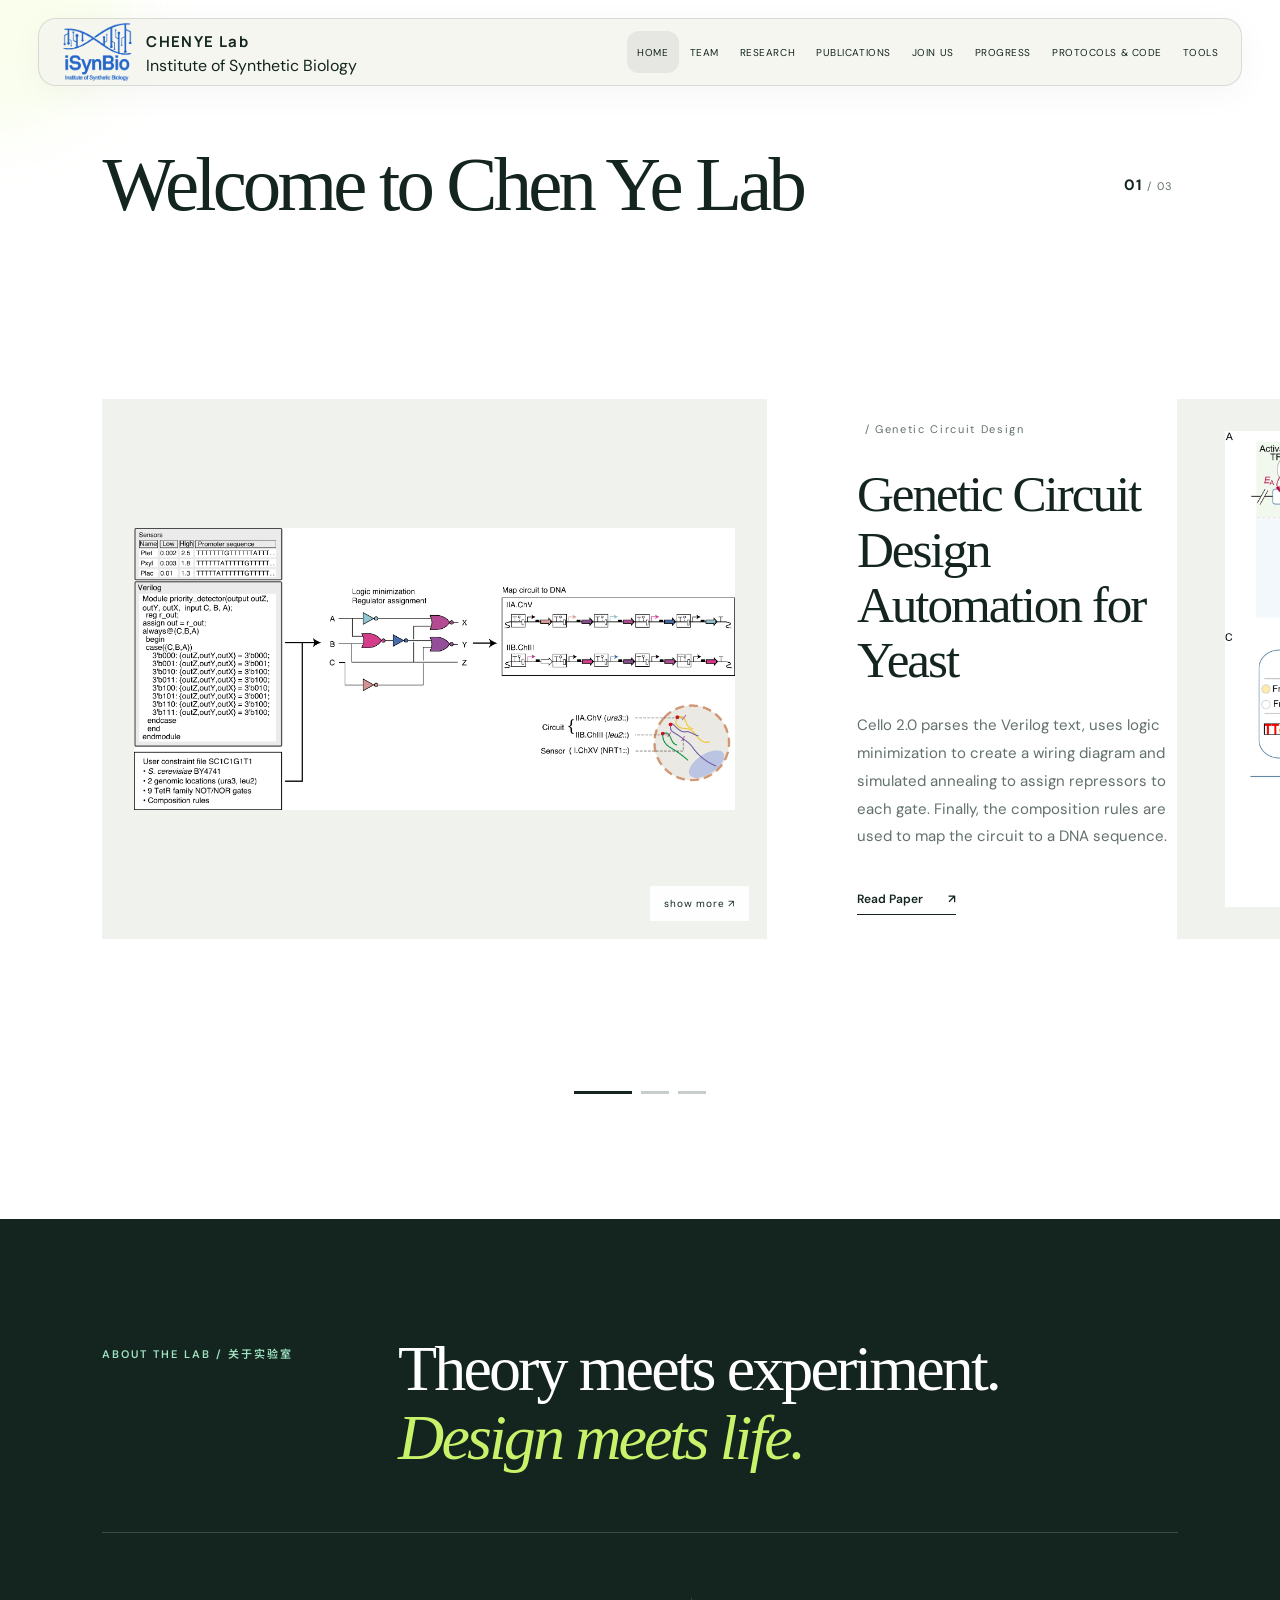
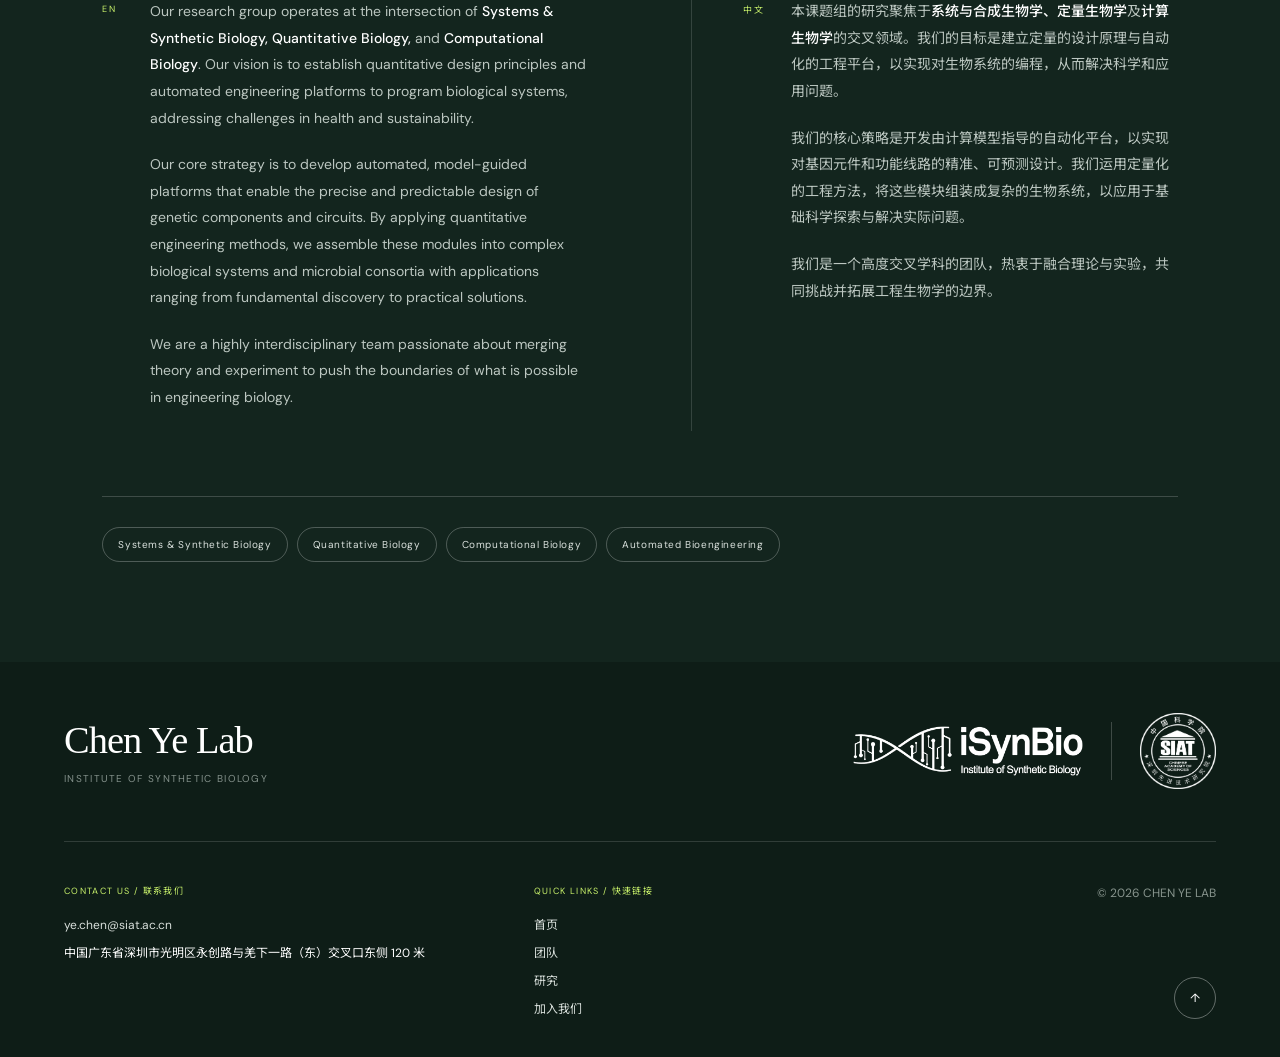
<file: index.html>
<!doctype html>
<html lang="zh-CN">

<head>
  <meta charset="UTF-8">
  <meta name="viewport" content="width=device-width, initial-scale=1.0">
  <meta name="description" content="合成生命系统实验室——设计、构建并理解可编程生命系统。">
  <title>SYNBIO LAB｜合成生命系统实验室</title>
  <link rel="preconnect" href="https://fonts.googleapis.com">
  <link rel="preconnect" href="https://fonts.gstatic.com" crossorigin>
  <link
    href="https://fonts.googleapis.com/css2?family=DM+Sans:wght@400;500;600&family=Manrope:wght@500;600;700&family=Noto+Sans+SC:wght@400;500;600;700&display=swap"
    rel="stylesheet">
  <link rel="stylesheet" href="styles.css?v=4">
</head>

<body>
  <div class="cursor-glow" aria-hidden="true"></div>
  <header class="site-header">
    <a class="brand" href="#top" aria-label="返回首页">
      <img class="brand-image" src="static/2025032807503257795.png" alt="iSynBio Institute of Synthetic Biology">
      <span><b>CHENYE Lab</b><small></small>Institute of Synthetic Biology</span>
    </a>
    <button class="menu-toggle" aria-label="打开菜单" aria-expanded="false"><span></span><span></span></button>
    <nav class="nav" aria-label="主导航">
      <a class="nav-link active" href="#top">HOME</a>
      <a class="nav-link" href="team.html">TEAM</a>
      <a class="nav-link" href="research.html">RESEARCH</a>
      <a class="nav-link" href="publications.html">PUBLICATIONS</a>
      <a class="nav-link" href="join.html">JOIN US</a>
      <a class="nav-link" href="#progress">PROGRESS</a>
      <a class="nav-link" href="protocols.html">PROTOCOLS &amp; CODE</a>
      <a class="nav-link" href="tools.html">TOOLS</a>
    </nav>
  </header>

  <main id="top">
    <section class="lab-about" id="about" aria-labelledby="about-title">
      <div class="about-heading reveal">
        <p class="eyebrow">ABOUT THE LAB / 关于实验室</p>
        <h2 id="about-title">Theory meets experiment.<br><em>Design meets life.</em></h2>
      </div>
      <div class="about-body reveal">
        <div class="about-column about-en" lang="en">
          <span class="language-label">EN</span>
          <p>Our research group operates at the intersection of <strong>Systems &amp; Synthetic Biology, Quantitative Biology,</strong> and <strong>Computational Biology</strong>. Our vision is to establish quantitative design principles and automated engineering platforms to program biological systems, addressing challenges in health and sustainability.</p>
          <p>Our core strategy is to develop automated, model-guided platforms that enable the precise and predictable design of genetic components and circuits. By applying quantitative engineering methods, we assemble these modules into complex biological systems and microbial consortia with applications ranging from fundamental discovery to practical solutions.</p>
          <p>We are a highly interdisciplinary team passionate about merging theory and experiment to push the boundaries of what is possible in engineering biology.</p>
        </div>
        <div class="about-column about-zh" lang="zh-CN">
          <span class="language-label">中文</span>
          <p>本课题组的研究聚焦于<strong>系统与合成生物学、定量生物学</strong>及<strong>计算生物学</strong>的交叉领域。我们的目标是建立定量的设计原理与自动化的工程平台，以实现对生物系统的编程，从而解决科学和应用问题。</p>
          <p>我们的核心策略是开发由计算模型指导的自动化平台，以实现对基因元件和功能线路的精准、可预测设计。我们运用定量化的工程方法，将这些模块组装成复杂的生物系统，以应用于基础科学探索与解决实际问题。</p>
          <p>我们是一个高度交叉学科的团队，热衷于融合理论与实验，共同挑战并拓展工程生物学的边界。</p>
        </div>
      </div>
      <div class="about-fields reveal" aria-label="研究领域">
        <span>Systems &amp; Synthetic Biology</span><span>Quantitative Biology</span><span>Computational Biology</span><span>Automated Bioengineering</span>
      </div>
    </section>
    <section class="showcase" id="showcase" aria-labelledby="showcase-title">
      <div class="showcase-head reveal">
        <div>
          <h1 id="showcase-title">Welcome to Chen Ye Lab</h1>
        </div>
        <div class="carousel-controls" aria-label="当前轮播页码"><span class="carousel-count"><b>01</b> / 03</span></div>
      </div>
      <div class="carousel reveal" aria-roledescription="carousel" tabindex="0">
        <div class="carousel-track">
          <article class="showcase-slide is-active" aria-label="第 1 项，共 3 项"><a class="slide-image"
              href="https://www.nature.com/articles/s41564-020-0757-2"><img src="static/41564_2020_757_Fig1_HTML.webp" alt="Genetic circuit design automation for yeast"><span
                class="image-action">show more ↗</span></a>
            <div class="slide-copy">
              <div class="slide-index"><span>/ Genetic Circuit Design</span></div>
              <h3>Genetic Circuit Design Automation for Yeast</h3>
              <p>Cello 2.0 parses the Verilog text, uses logic minimization to create a wiring diagram and simulated annealing to assign repressors to each gate. Finally, the composition rules are used to map the circuit to a DNA sequence.</p><a class="result-link" href="https://www.nature.com/articles/s41564-020-0757-2">Read Paper
                <span>↗</span></a>
            </div>
          </article>
          <article class="showcase-slide" aria-label="第 2 项，共 3 项" aria-hidden="true"><a
              class="slide-image" href="https://academic.oup.com/nar/article/54/1/gkaf1472/8417341?login=true"><img src="static/gkaf1472fig1.jpeg" alt="A unified computational framework for quantitative design and optimization of transcriptional regulation across bacterial species">
              <span class="image-action">show more ↗</span>
            </a>
            <div class="slide-copy">
              <div class="slide-index"><span>/ Computational Biology</span></div>
              <h3>A unified computational framework for quantitative design and optimization of transcriptional regulation across bacterial species</h3>
              <p>we present a modular thermodynamic modeling framework that explicitly parameterizes molecular interactions among promoters, RNA polymerase (RNAP) and transcription factors (TFs).</p><a class="result-link"
                href="https://academic.oup.com/nar/article/54/1/gkaf1472/8417341?login=true">Read Paper <span>↗</span></a>
            </div>
          </article>
          <article class="showcase-slide" aria-label="第 3 项，共 3 项" aria-hidden="true"><a
              class="slide-image" href="https://www.nature.com/articles/s41467-025-62464-9"><img src="static/41467_2025_62464_Fig1_HTML.webp" alt="A framework for complex signal processing via synthetic biological operational amplifiers">
              <span class="image-action">show more ↗</span>
            </a>
            <div class="slide-copy">
              <div class="slide-index"><span>/ Quantitative Biology</span></div>
              <h3>A framework for complex signal processing via synthetic biological operational amplifiers</h3>
              <p>a framework that integrates orthogonal operational amplifiers (OAs) into standardized biological processes to enable efficient signal decomposition and amplification.</p><a class="result-link"
                href="mailto:hello@synbiolab.edu?subject=集成线路设计项目咨询">了解研究详情 <span>↗</span></a>
            </div>
          </article>
        </div>
      </div>
      <div class="carousel-dots" role="tablist" aria-label="选择成果"><button class="is-active" type="button"
          aria-label="显示第 1 项成果" aria-selected="true"></button><button type="button" aria-label="显示第 2 项成果"
          aria-selected="false"></button><button type="button" aria-label="显示第 3 项成果" aria-selected="false"></button>
      </div>
    </section>
  </main>

  <footer id="contact">
    <div class="footer-top">
      <div class="footer-brand"><b>Chen Ye Lab</b><span>Institute of Synthetic Biology</span></div>
      <div class="footer-logos" aria-label="所属及合作机构">
        <img class="footer-logo footer-logo-wide" src="static/2025022102395969034.png" alt="iSynBio Institute of Synthetic Biology">
        <span class="logo-divider" aria-hidden="true"></span>
        <img class="footer-logo footer-logo-square" src="static/szxjy-zjxjy-logo.png" alt="合作研究机构">
      </div>
    </div>
    <div class="footer-bottom">
      <div class="footer-contact"><p>Contact Us 联系我们</p><a href="mailto:ye.chen@siat.ac.cn">ye.chen@siat.ac.cn</a><span>中国广东省深圳市光明区永创路与羌下一路（东）交叉口东北120米</span></div>
      <div class="footer-links"><p>快速链接</p><a href="#top">首页</a><a href="#showcase">研究</a><a href="mailto:hello@synbiolab.edu">合作咨询</a></div>
      <div class="footer-end"><span>© 2026 CHEN YE LAB</span><button class="to-top" aria-label="回到顶部">↑</button></div>
    </div>
  </footer>
  <script src="shared-footer.js"></script>
  <script src="script.js"></script>
</body>

</html>
</file>
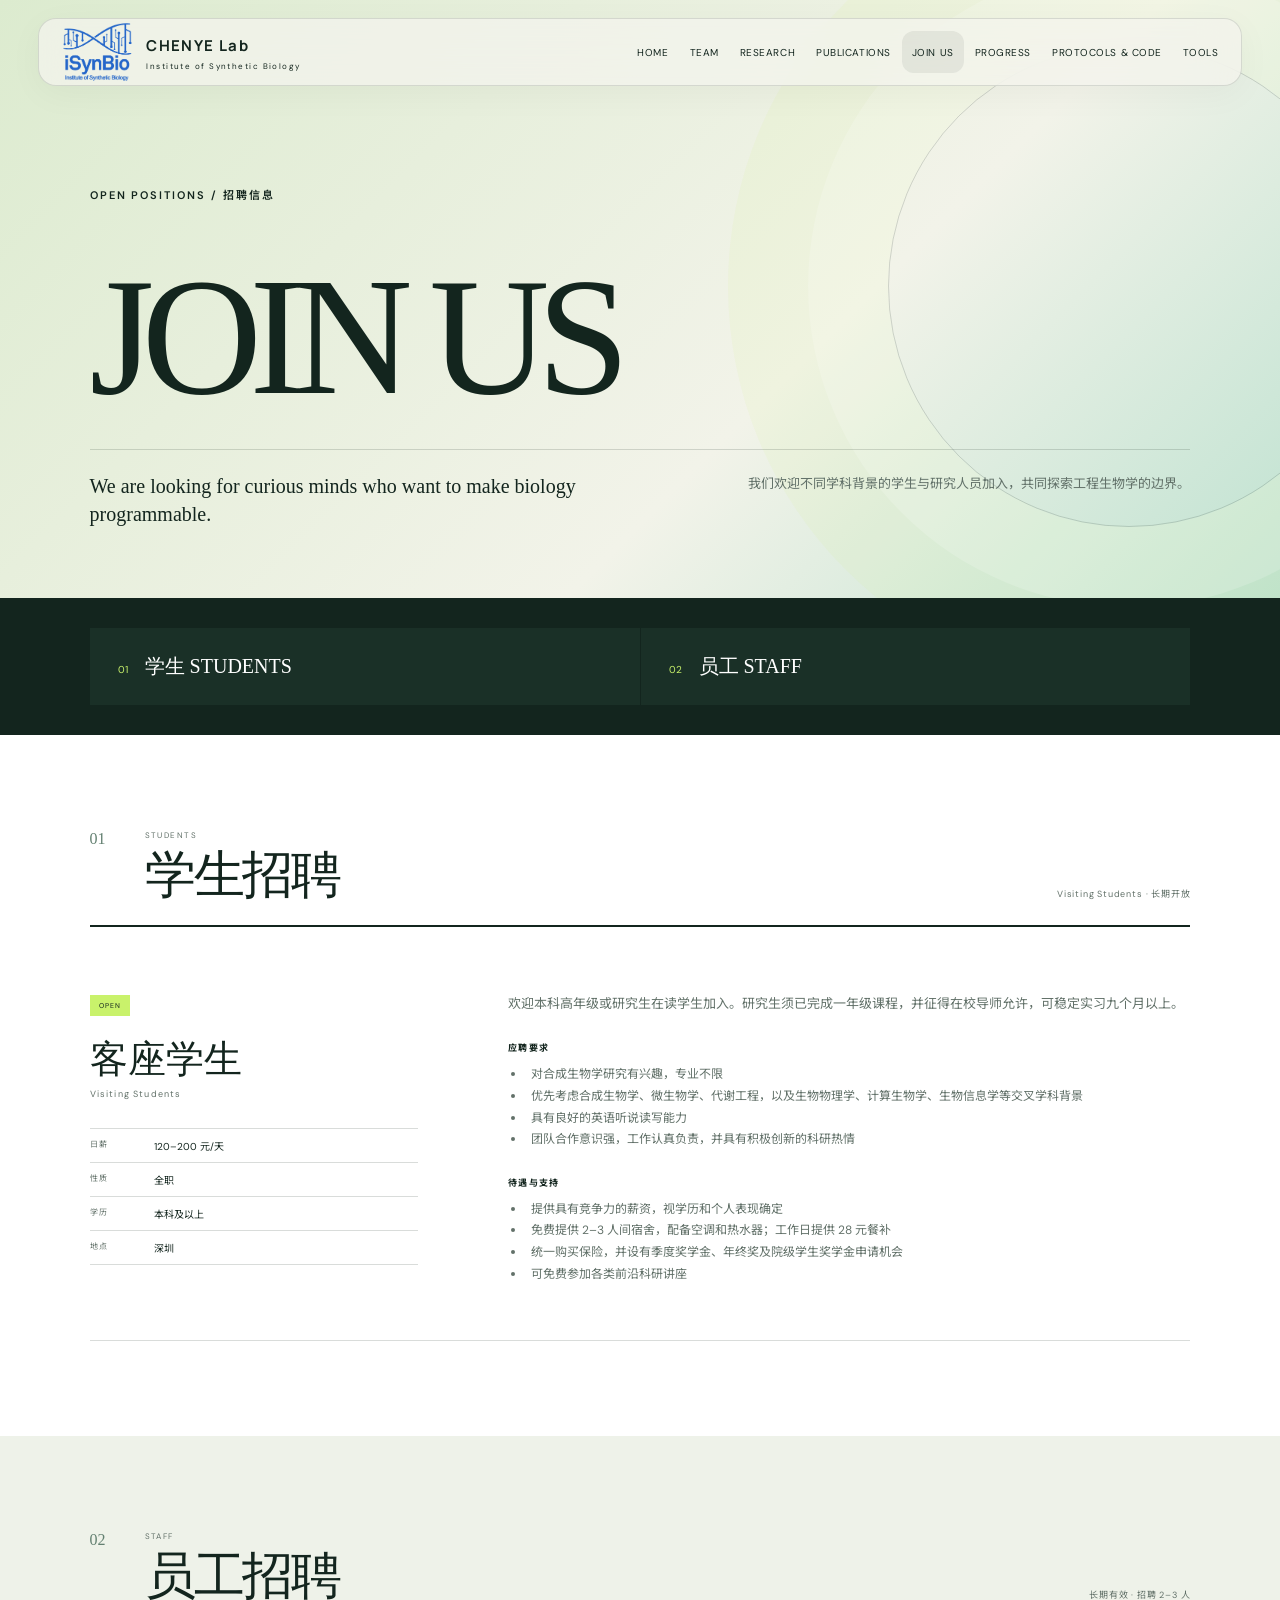
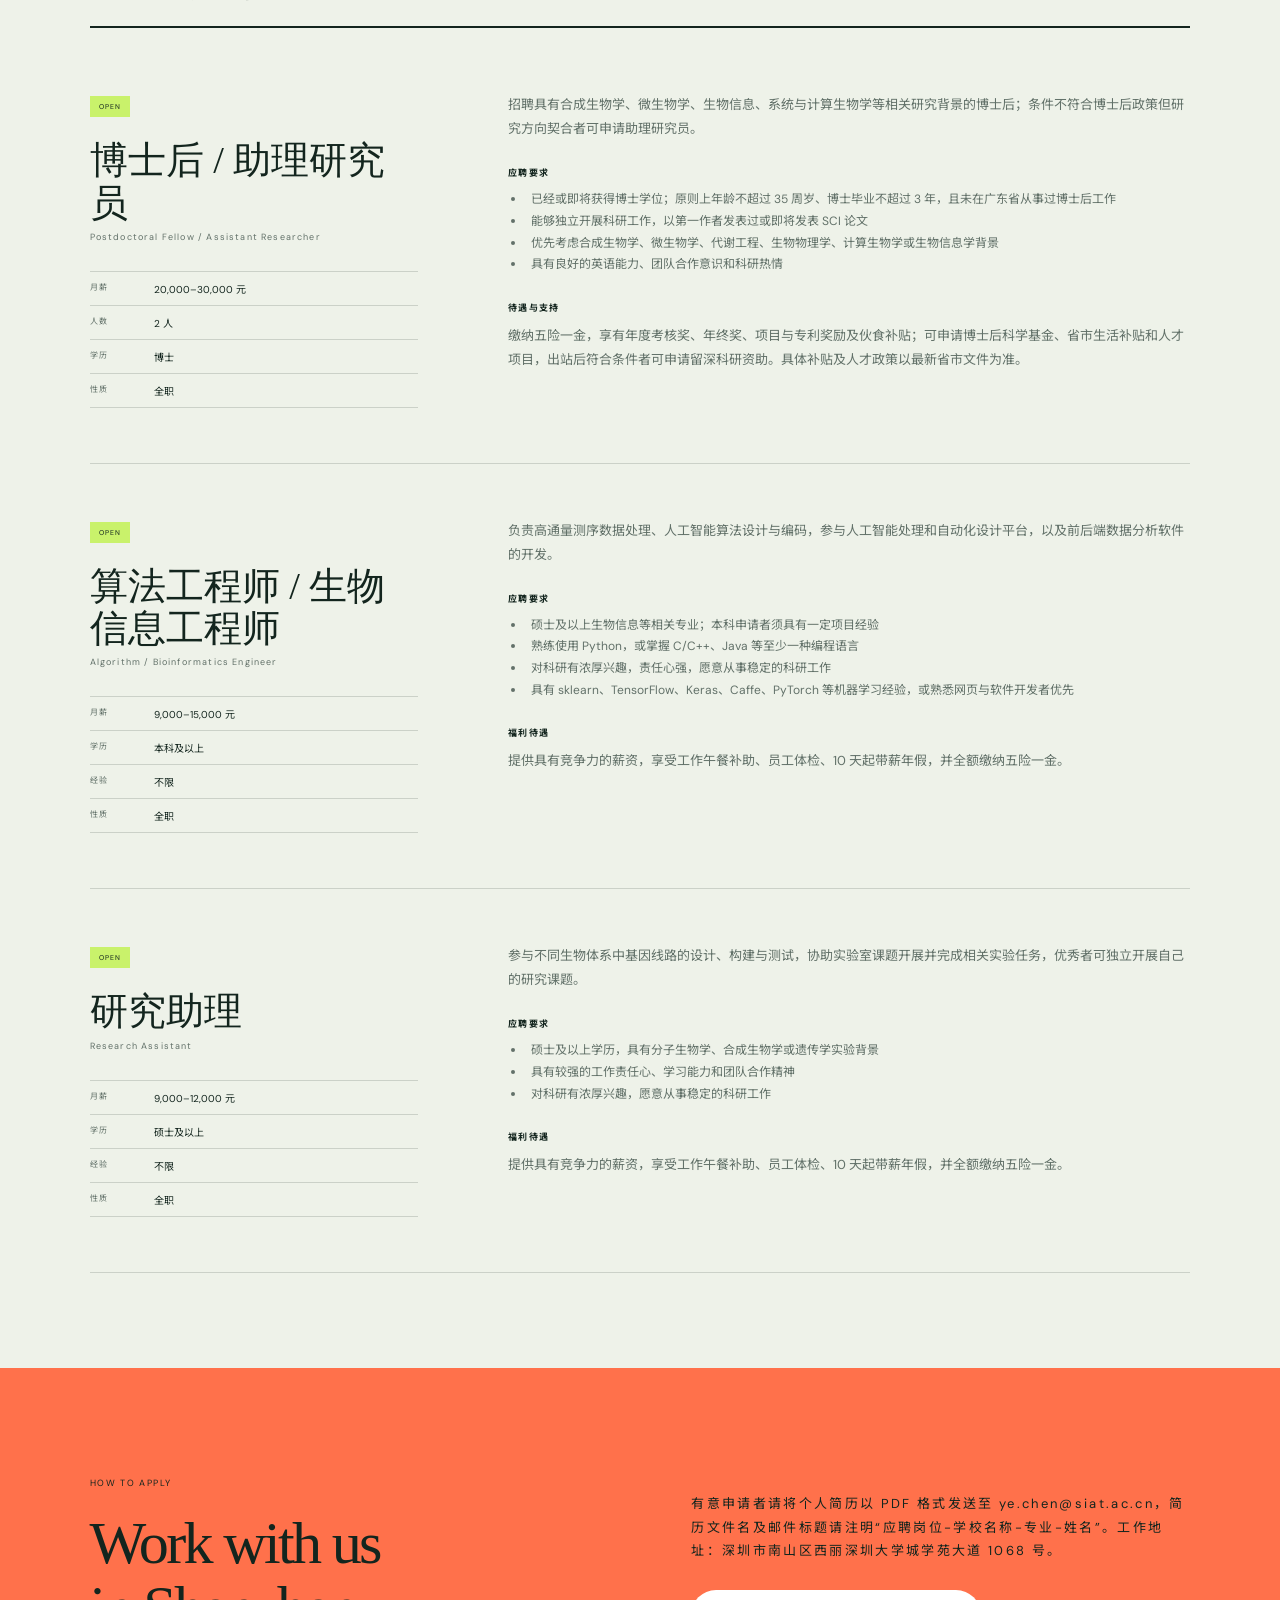
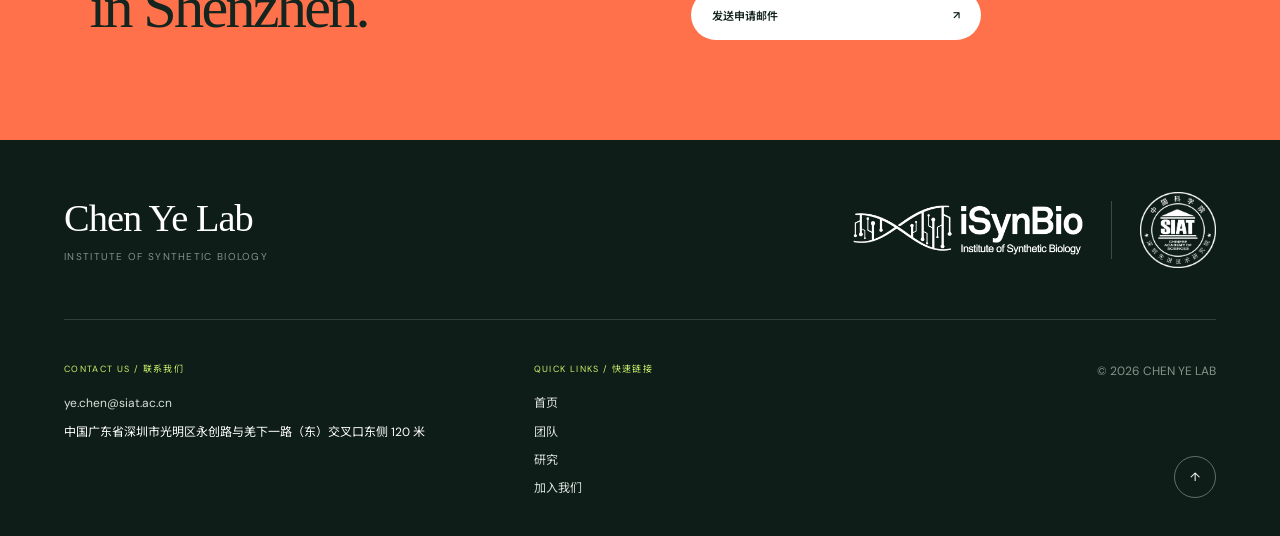
<file: join.html>
<!doctype html>
<html lang="zh-CN">
<head>
  <meta charset="UTF-8">
  <meta name="viewport" content="width=device-width, initial-scale=1.0">
  <meta name="description" content="加入 Chen Ye Lab——学生与员工招聘信息">
  <title>JOIN US | Chen Ye Lab</title>
  <link rel="preconnect" href="https://fonts.googleapis.com">
  <link rel="preconnect" href="https://fonts.gstatic.com" crossorigin>
  <link href="https://fonts.googleapis.com/css2?family=DM+Sans:wght@400;500;600&family=Manrope:wght@500;600;700&family=Noto+Sans+SC:wght@400;500;600;700&display=swap" rel="stylesheet">
  <link rel="stylesheet" href="styles.css?v=8">
</head>
<body class="join-page">
  <div class="cursor-glow" aria-hidden="true"></div>
  <header class="site-header">
    <a class="brand" href="index.html" aria-label="返回首页"><img class="brand-image" src="static/2025032807503257795.png" alt="iSynBio Institute of Synthetic Biology"><span><b>CHENYE Lab</b><small>Institute of Synthetic Biology</small></span></a>
    <button class="menu-toggle" aria-label="打开菜单" aria-expanded="false"><span></span><span></span></button>
    <nav class="nav" aria-label="主导航">
      <a class="nav-link" href="index.html">HOME</a><a class="nav-link" href="team.html">TEAM</a><a class="nav-link" href="research.html">RESEARCH</a><a class="nav-link" href="publications.html">PUBLICATIONS</a><a class="nav-link active" href="join.html" aria-current="page">JOIN US</a><a class="nav-link" href="#progress">PROGRESS</a><a class="nav-link" href="protocols.html">PROTOCOLS &amp; CODE</a><a class="nav-link" href="tools.html">TOOLS</a>
    </nav>
  </header>

  <main id="top" class="join-main">
    <section class="join-page-hero">
      <p class="eyebrow reveal">OPEN POSITIONS / 招聘信息</p>
      <h1 class="reveal">JOIN US</h1>
      <div class="join-intro reveal"><p>We are looking for curious minds who want to make biology programmable.</p><span>我们欢迎不同学科背景的学生与研究人员加入，共同探索工程生物学的边界。</span></div>
    </section>

    <nav class="recruitment-index reveal" aria-label="招聘类别"><a href="#students"><span>01</span>学生 STUDENTS</a><a href="#staff"><span>02</span>员工 STAFF</a></nav>

    <section class="recruitment-group" id="students" aria-labelledby="students-title">
      <div class="recruitment-heading reveal"><span>01</span><div><p>STUDENTS</p><h2 id="students-title">学生招聘</h2></div><small>Visiting Students · 长期开放</small></div>
      <div class="position-list">
        <article class="position reveal"><div class="position-title"><span>OPEN</span><h3>客座学生</h3><p>Visiting Students</p><dl class="position-facts"><div><dt>日薪</dt><dd>120–200 元/天</dd></div><div><dt>性质</dt><dd>全职</dd></div><div><dt>学历</dt><dd>本科及以上</dd></div><div><dt>地点</dt><dd>深圳</dd></div></dl></div><div class="position-detail"><p>欢迎本科高年级或研究生在读学生加入。研究生须已完成一年级课程，并征得在校导师允许，可稳定实习九个月以上。</p><h4>应聘要求</h4><ul><li>对合成生物学研究有兴趣，专业不限</li><li>优先考虑合成生物学、微生物学、代谢工程，以及生物物理学、计算生物学、生物信息学等交叉学科背景</li><li>具有良好的英语听说读写能力</li><li>团队合作意识强，工作认真负责，并具有积极创新的科研热情</li></ul><h4>待遇与支持</h4><ul><li>提供具有竞争力的薪资，视学历和个人表现确定</li><li>免费提供 2–3 人间宿舍，配备空调和热水器；工作日提供 28 元餐补</li><li>统一购买保险，并设有季度奖学金、年终奖及院级学生奖学金申请机会</li><li>可免费参加各类前沿科研讲座</li></ul></div></article>
      </div>
    </section>

    <section class="recruitment-group staff-group" id="staff" aria-labelledby="staff-title">
      <div class="recruitment-heading reveal"><span>02</span><div><p>STAFF</p><h2 id="staff-title">员工招聘</h2></div><small>长期有效 · 招聘 2–3 人</small></div>
      <div class="position-list">
        <article class="position reveal"><div class="position-title"><span>OPEN</span><h3>博士后 / 助理研究员</h3><p>Postdoctoral Fellow / Assistant Researcher</p><dl class="position-facts"><div><dt>月薪</dt><dd>20,000–30,000 元</dd></div><div><dt>人数</dt><dd>2 人</dd></div><div><dt>学历</dt><dd>博士</dd></div><div><dt>性质</dt><dd>全职</dd></div></dl></div><div class="position-detail"><p>招聘具有合成生物学、微生物学、生物信息、系统与计算生物学等相关研究背景的博士后；条件不符合博士后政策但研究方向契合者可申请助理研究员。</p><h4>应聘要求</h4><ul><li>已经或即将获得博士学位；原则上年龄不超过 35 周岁、博士毕业不超过 3 年，且未在广东省从事过博士后工作</li><li>能够独立开展科研工作，以第一作者发表过或即将发表 SCI 论文</li><li>优先考虑合成生物学、微生物学、代谢工程、生物物理学、计算生物学或生物信息学背景</li><li>具有良好的英语能力、团队合作意识和科研热情</li></ul><h4>待遇与支持</h4><p>缴纳五险一金，享有年度考核奖、年终奖、项目与专利奖励及伙食补贴；可申请博士后科学基金、省市生活补贴和人才项目，出站后符合条件者可申请留深科研资助。具体补贴及人才政策以最新省市文件为准。</p></div></article>
        <article class="position reveal"><div class="position-title"><span>OPEN</span><h3>算法工程师 / 生物信息工程师</h3><p>Algorithm / Bioinformatics Engineer</p><dl class="position-facts"><div><dt>月薪</dt><dd>9,000–15,000 元</dd></div><div><dt>学历</dt><dd>本科及以上</dd></div><div><dt>经验</dt><dd>不限</dd></div><div><dt>性质</dt><dd>全职</dd></div></dl></div><div class="position-detail"><p>负责高通量测序数据处理、人工智能算法设计与编码，参与人工智能处理和自动化设计平台，以及前后端数据分析软件的开发。</p><h4>应聘要求</h4><ul><li>硕士及以上生物信息等相关专业；本科申请者须具有一定项目经验</li><li>熟练使用 Python，或掌握 C/C++、Java 等至少一种编程语言</li><li>对科研有浓厚兴趣，责任心强，愿意从事稳定的科研工作</li><li>具有 sklearn、TensorFlow、Keras、Caffe、PyTorch 等机器学习经验，或熟悉网页与软件开发者优先</li></ul><h4>福利待遇</h4><p>提供具有竞争力的薪资，享受工作午餐补助、员工体检、10 天起带薪年假，并全额缴纳五险一金。</p></div></article>
        <article class="position reveal"><div class="position-title"><span>OPEN</span><h3>研究助理</h3><p>Research Assistant</p><dl class="position-facts"><div><dt>月薪</dt><dd>9,000–12,000 元</dd></div><div><dt>学历</dt><dd>硕士及以上</dd></div><div><dt>经验</dt><dd>不限</dd></div><div><dt>性质</dt><dd>全职</dd></div></dl></div><div class="position-detail"><p>参与不同生物体系中基因线路的设计、构建与测试，协助实验室课题开展并完成相关实验任务，优秀者可独立开展自己的研究课题。</p><h4>应聘要求</h4><ul><li>硕士及以上学历，具有分子生物学、合成生物学或遗传学实验背景</li><li>具有较强的工作责任心、学习能力和团队合作精神</li><li>对科研有浓厚兴趣，愿意从事稳定的科研工作</li></ul><h4>福利待遇</h4><p>提供具有竞争力的薪资，享受工作午餐补助、员工体检、10 天起带薪年假，并全额缴纳五险一金。</p></div></article>
      </div>
    </section>

    <section class="application-callout reveal"><div><p>HOW TO APPLY</p><h2>Work with us<br>in Shenzhen.</h2></div><div><p>有意申请者请将个人简历以 PDF 格式发送至 ye.chen@siat.ac.cn，简历文件名及邮件标题请注明“应聘岗位-学校名称-专业-姓名”。工作地址：深圳市南山区西丽深圳大学城学苑大道 1068 号。</p><a href="mailto:ye.chen@siat.ac.cn?subject=应聘岗位-学校名称-专业-姓名">发送申请邮件 <span>↗</span></a></div></section>
  </main>

  <footer id="contact">
    <div class="footer-top"><div class="footer-brand"><b>Chen Ye Lab</b><span>Institute of Synthetic Biology</span></div><div class="footer-logos" aria-label="所属及合作机构"><img class="footer-logo footer-logo-wide" src="static/2025022102395969034.png" alt="iSynBio Institute of Synthetic Biology"><span class="logo-divider" aria-hidden="true"></span><img class="footer-logo footer-logo-square" src="static/szxjy-zjxjy-logo.png" alt="合作研究机构"></div></div>
    <div class="footer-bottom"><div class="footer-contact"><p>联系我们</p><a href="mailto:hello@synbiolab.edu">hello@synbiolab.edu</a><span>上海市浦东新区科学大道 100 号</span></div><div class="footer-links"><p>快速链接</p><a href="index.html">首页</a><a href="research.html">研究</a><a href="mailto:hello@synbiolab.edu">合作咨询</a></div><div class="footer-end"><span>© 2026 CHEN YE LAB</span><button class="to-top" aria-label="回到顶部">↑</button></div></div>
  </footer>
  <script src="shared-footer.js"></script>
  <script src="team.js"></script>
</body>
</html>
</file>
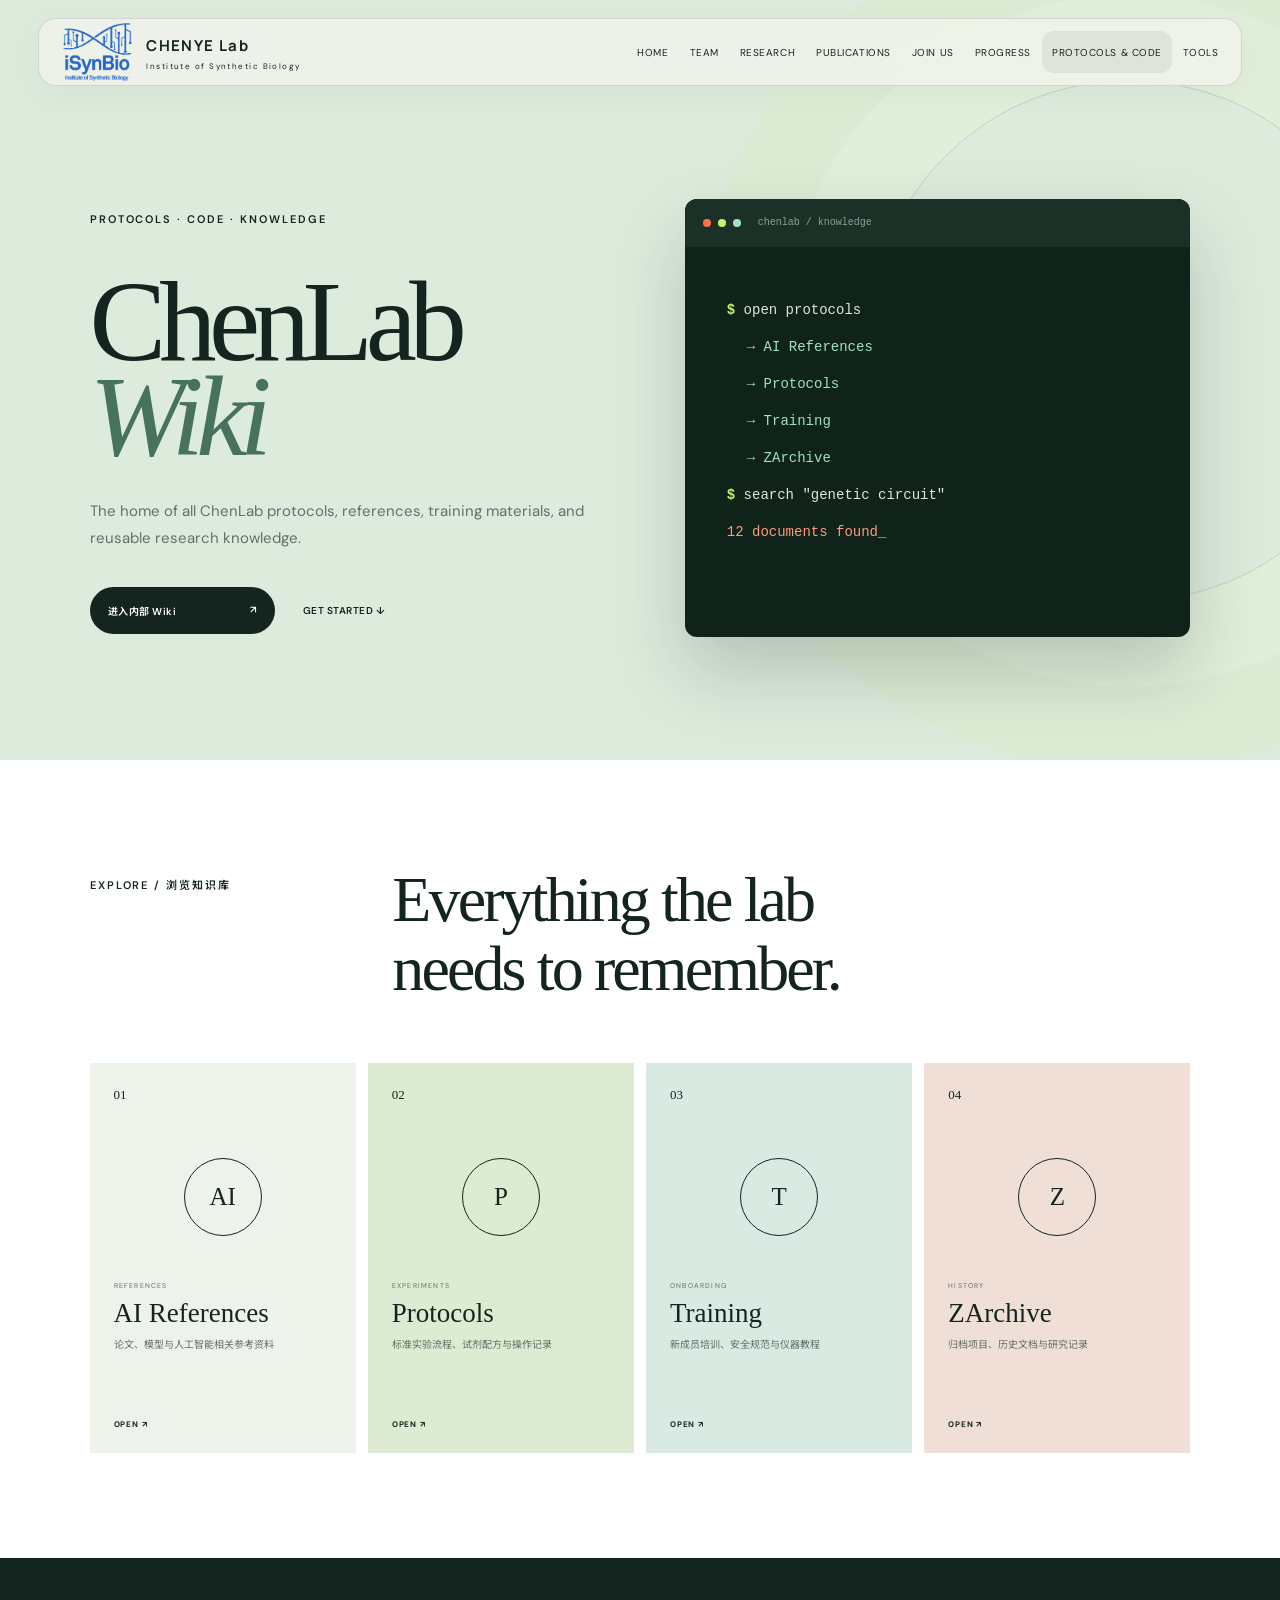
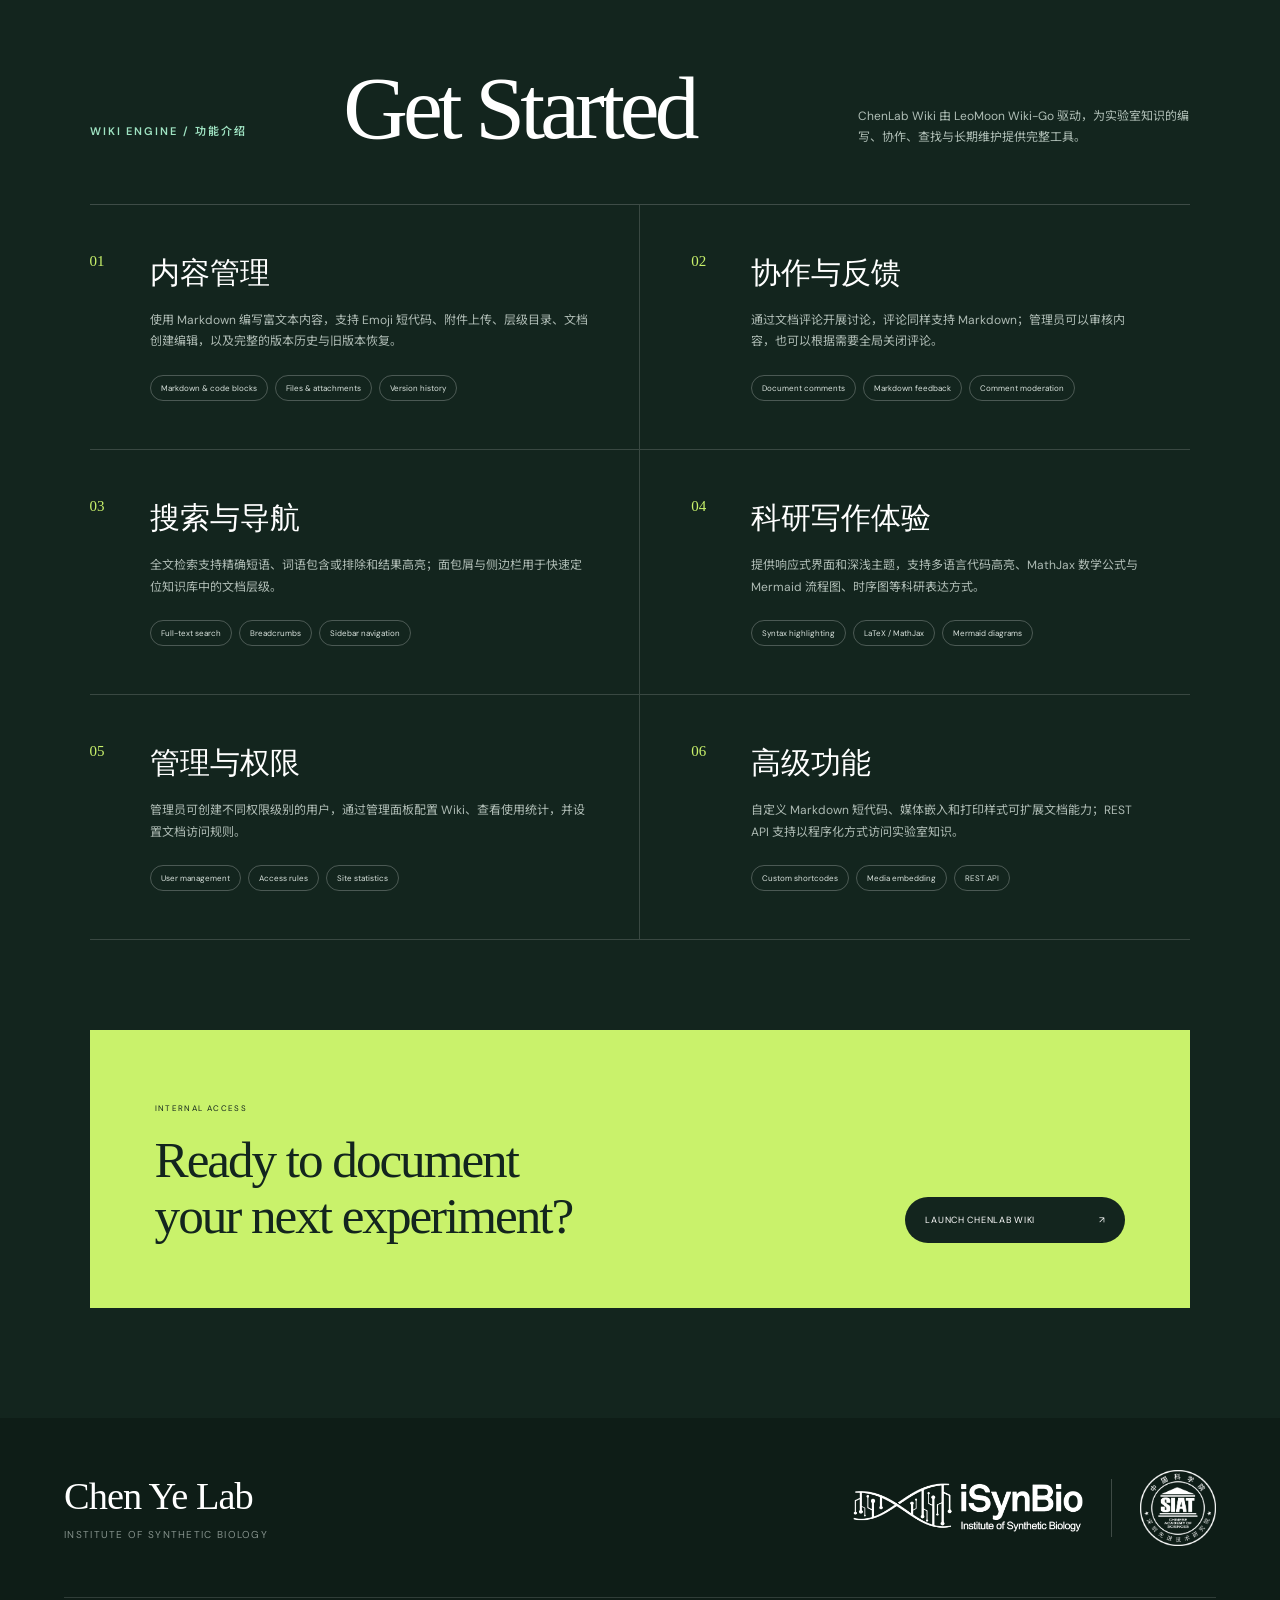
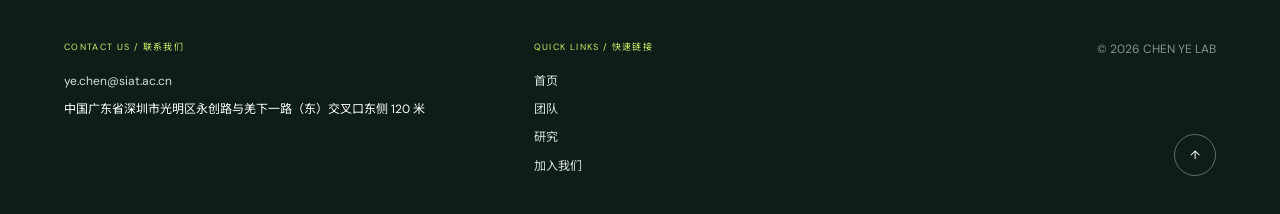
<file: protocols.html>
<!doctype html>
<html lang="zh-CN">
<head>
  <meta charset="UTF-8">
  <meta name="viewport" content="width=device-width, initial-scale=1.0">
  <meta name="description" content="ChenLab Wiki——实验方案、代码、培训与实验室知识库">
  <title>ChenLab Wiki | Protocols &amp; Code</title>
  <link rel="preconnect" href="https://fonts.googleapis.com">
  <link rel="preconnect" href="https://fonts.gstatic.com" crossorigin>
  <link href="https://fonts.googleapis.com/css2?family=DM+Sans:wght@400;500;600&family=Manrope:wght@500;600;700&family=Noto+Sans+SC:wght@400;500;600;700&display=swap" rel="stylesheet">
  <link rel="stylesheet" href="styles.css?v=9">
</head>
<body class="wiki-page">
  <div class="cursor-glow" aria-hidden="true"></div>
  <header class="site-header">
    <a class="brand" href="index.html" aria-label="返回首页"><img class="brand-image" src="static/2025032807503257795.png" alt="iSynBio Institute of Synthetic Biology"><span><b>CHENYE Lab</b><small>Institute of Synthetic Biology</small></span></a>
    <button class="menu-toggle" aria-label="打开菜单" aria-expanded="false"><span></span><span></span></button>
    <nav class="nav" aria-label="主导航">
      <a class="nav-link" href="index.html">HOME</a><a class="nav-link" href="team.html">TEAM</a><a class="nav-link" href="research.html">RESEARCH</a><a class="nav-link" href="publications.html">PUBLICATIONS</a><a class="nav-link" href="join.html">JOIN US</a><a class="nav-link" href="#progress">PROGRESS</a><a class="nav-link active" href="protocols.html" aria-current="page">PROTOCOLS &amp; CODE</a><a class="nav-link" href="tools.html">TOOLS</a>
    </nav>
  </header>

  <main id="top" class="wiki-main">
    <section class="wiki-hero">
      <div class="wiki-hero-copy reveal"><p class="eyebrow">PROTOCOLS · CODE · KNOWLEDGE</p><h1>ChenLab<br><em>Wiki</em></h1><p>The home of all ChenLab protocols, references, training materials, and reusable research knowledge.</p><div class="wiki-actions"><a class="wiki-primary" href="http://10.30.76.75:8011/" target="_blank" rel="noopener">进入内部 Wiki <span>↗</span></a><a href="#get-started">GET STARTED ↓</a></div></div>
      <div class="wiki-terminal reveal" aria-label="ChenLab Wiki 命令行风格示意图"><div class="terminal-bar"><i></i><i></i><i></i><span>chenlab / knowledge</span></div><div class="terminal-body"><p><b>$</b> open protocols</p><p class="terminal-output">→  AI References</p><p class="terminal-output">→  Protocols</p><p class="terminal-output">→  Training</p><p class="terminal-output">→  ZArchive</p><p><b>$</b> search "genetic circuit"</p><p class="terminal-result">12 documents found_</p></div></div>
    </section>

    <section class="wiki-collections" aria-labelledby="collections-title">
      <div class="wiki-section-heading reveal"><p class="eyebrow">EXPLORE / 浏览知识库</p><h2 id="collections-title">Everything the lab<br>needs to remember.</h2></div>
      <div class="collection-grid">
        <a class="collection-card reveal" href="http://10.30.76.75:8011/" target="_blank" rel="noopener"><span>01</span><div class="collection-icon">AI</div><p>REFERENCES</p><h3>AI References</h3><small>论文、模型与人工智能相关参考资料</small><b>OPEN ↗</b></a>
        <a class="collection-card reveal" href="http://10.30.76.75:8011/" target="_blank" rel="noopener"><span>02</span><div class="collection-icon">P</div><p>EXPERIMENTS</p><h3>Protocols</h3><small>标准实验流程、试剂配方与操作记录</small><b>OPEN ↗</b></a>
        <a class="collection-card reveal" href="http://10.30.76.75:8011/" target="_blank" rel="noopener"><span>03</span><div class="collection-icon">T</div><p>ONBOARDING</p><h3>Training</h3><small>新成员培训、安全规范与仪器教程</small><b>OPEN ↗</b></a>
        <a class="collection-card reveal" href="http://10.30.76.75:8011/" target="_blank" rel="noopener"><span>04</span><div class="collection-icon">Z</div><p>HISTORY</p><h3>ZArchive</h3><small>归档项目、历史文档与研究记录</small><b>OPEN ↗</b></a>
      </div>
    </section>

    <section class="get-started" id="get-started" aria-labelledby="get-started-title">
      <div class="get-started-heading reveal"><p class="eyebrow">WIKI ENGINE / 功能介绍</p><h2 id="get-started-title">Get Started</h2><p>ChenLab Wiki 由 LeoMoon Wiki-Go 驱动，为实验室知识的编写、协作、查找与长期维护提供完整工具。</p></div>
      <div class="feature-list">
        <article class="wiki-feature reveal"><span>01</span><div><h3>内容管理</h3><p>使用 Markdown 编写富文本内容，支持 Emoji 短代码、附件上传、层级目录、文档创建编辑，以及完整的版本历史与旧版本恢复。</p><ul><li>Markdown &amp; code blocks</li><li>Files &amp; attachments</li><li>Version history</li></ul></div></article>
        <article class="wiki-feature reveal"><span>02</span><div><h3>协作与反馈</h3><p>通过文档评论开展讨论，评论同样支持 Markdown；管理员可以审核内容，也可以根据需要全局关闭评论。</p><ul><li>Document comments</li><li>Markdown feedback</li><li>Comment moderation</li></ul></div></article>
        <article class="wiki-feature reveal"><span>03</span><div><h3>搜索与导航</h3><p>全文检索支持精确短语、词语包含或排除和结果高亮；面包屑与侧边栏用于快速定位知识库中的文档层级。</p><ul><li>Full-text search</li><li>Breadcrumbs</li><li>Sidebar navigation</li></ul></div></article>
        <article class="wiki-feature reveal"><span>04</span><div><h3>科研写作体验</h3><p>提供响应式界面和深浅主题，支持多语言代码高亮、MathJax 数学公式与 Mermaid 流程图、时序图等科研表达方式。</p><ul><li>Syntax highlighting</li><li>LaTeX / MathJax</li><li>Mermaid diagrams</li></ul></div></article>
        <article class="wiki-feature reveal"><span>05</span><div><h3>管理与权限</h3><p>管理员可创建不同权限级别的用户，通过管理面板配置 Wiki、查看使用统计，并设置文档访问规则。</p><ul><li>User management</li><li>Access rules</li><li>Site statistics</li></ul></div></article>
        <article class="wiki-feature reveal"><span>06</span><div><h3>高级功能</h3><p>自定义 Markdown 短代码、媒体嵌入和打印样式可扩展文档能力；REST API 支持以程序化方式访问实验室知识。</p><ul><li>Custom shortcodes</li><li>Media embedding</li><li>REST API</li></ul></div></article>
      </div>
      <div class="wiki-launch reveal"><div><p>INTERNAL ACCESS</p><h2>Ready to document<br>your next experiment?</h2></div><a href="http://10.30.76.75:8011/" target="_blank" rel="noopener">LAUNCH CHENLAB WIKI <span>↗</span></a></div>
    </section>
  </main>

  <footer id="contact">
    <div class="footer-top"><div class="footer-brand"><b>Chen Ye Lab</b><span>Institute of Synthetic Biology</span></div><div class="footer-logos" aria-label="所属及合作机构"><img class="footer-logo footer-logo-wide" src="static/2025022102395969034.png" alt="iSynBio Institute of Synthetic Biology"><span class="logo-divider" aria-hidden="true"></span><img class="footer-logo footer-logo-square" src="static/szxjy-zjxjy-logo.png" alt="合作研究机构"></div></div>
    <div class="footer-bottom"><div class="footer-contact"><p>联系我们</p><a href="mailto:hello@synbiolab.edu">hello@synbiolab.edu</a><span>上海市浦东新区科学大道 100 号</span></div><div class="footer-links"><p>快速链接</p><a href="index.html">首页</a><a href="research.html">研究</a><a href="http://10.30.76.75:8011/" target="_blank" rel="noopener">内部 Wiki</a></div><div class="footer-end"><span>© 2026 CHEN YE LAB</span><button class="to-top" aria-label="回到顶部">↑</button></div></div>
  </footer>
  <script src="shared-footer.js"></script>
  <script src="team.js"></script>
</body>
</html>
</file>
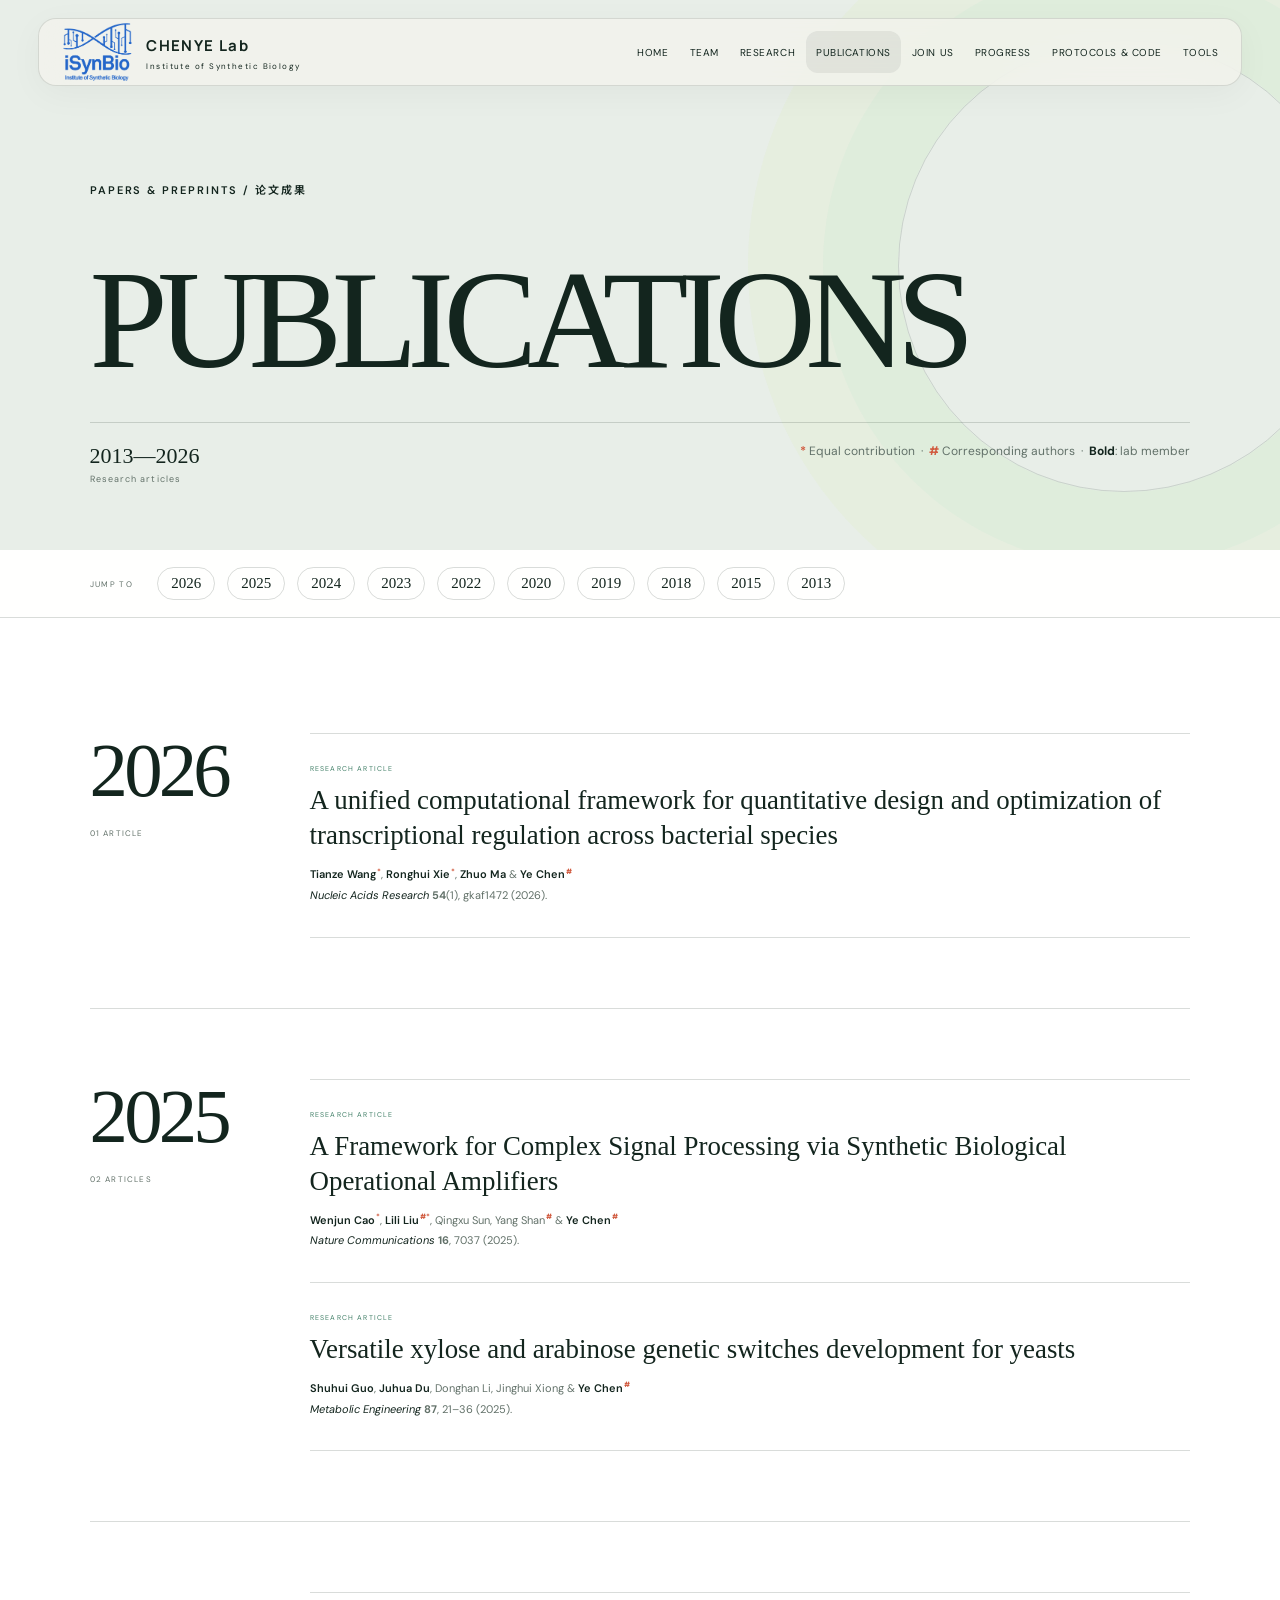
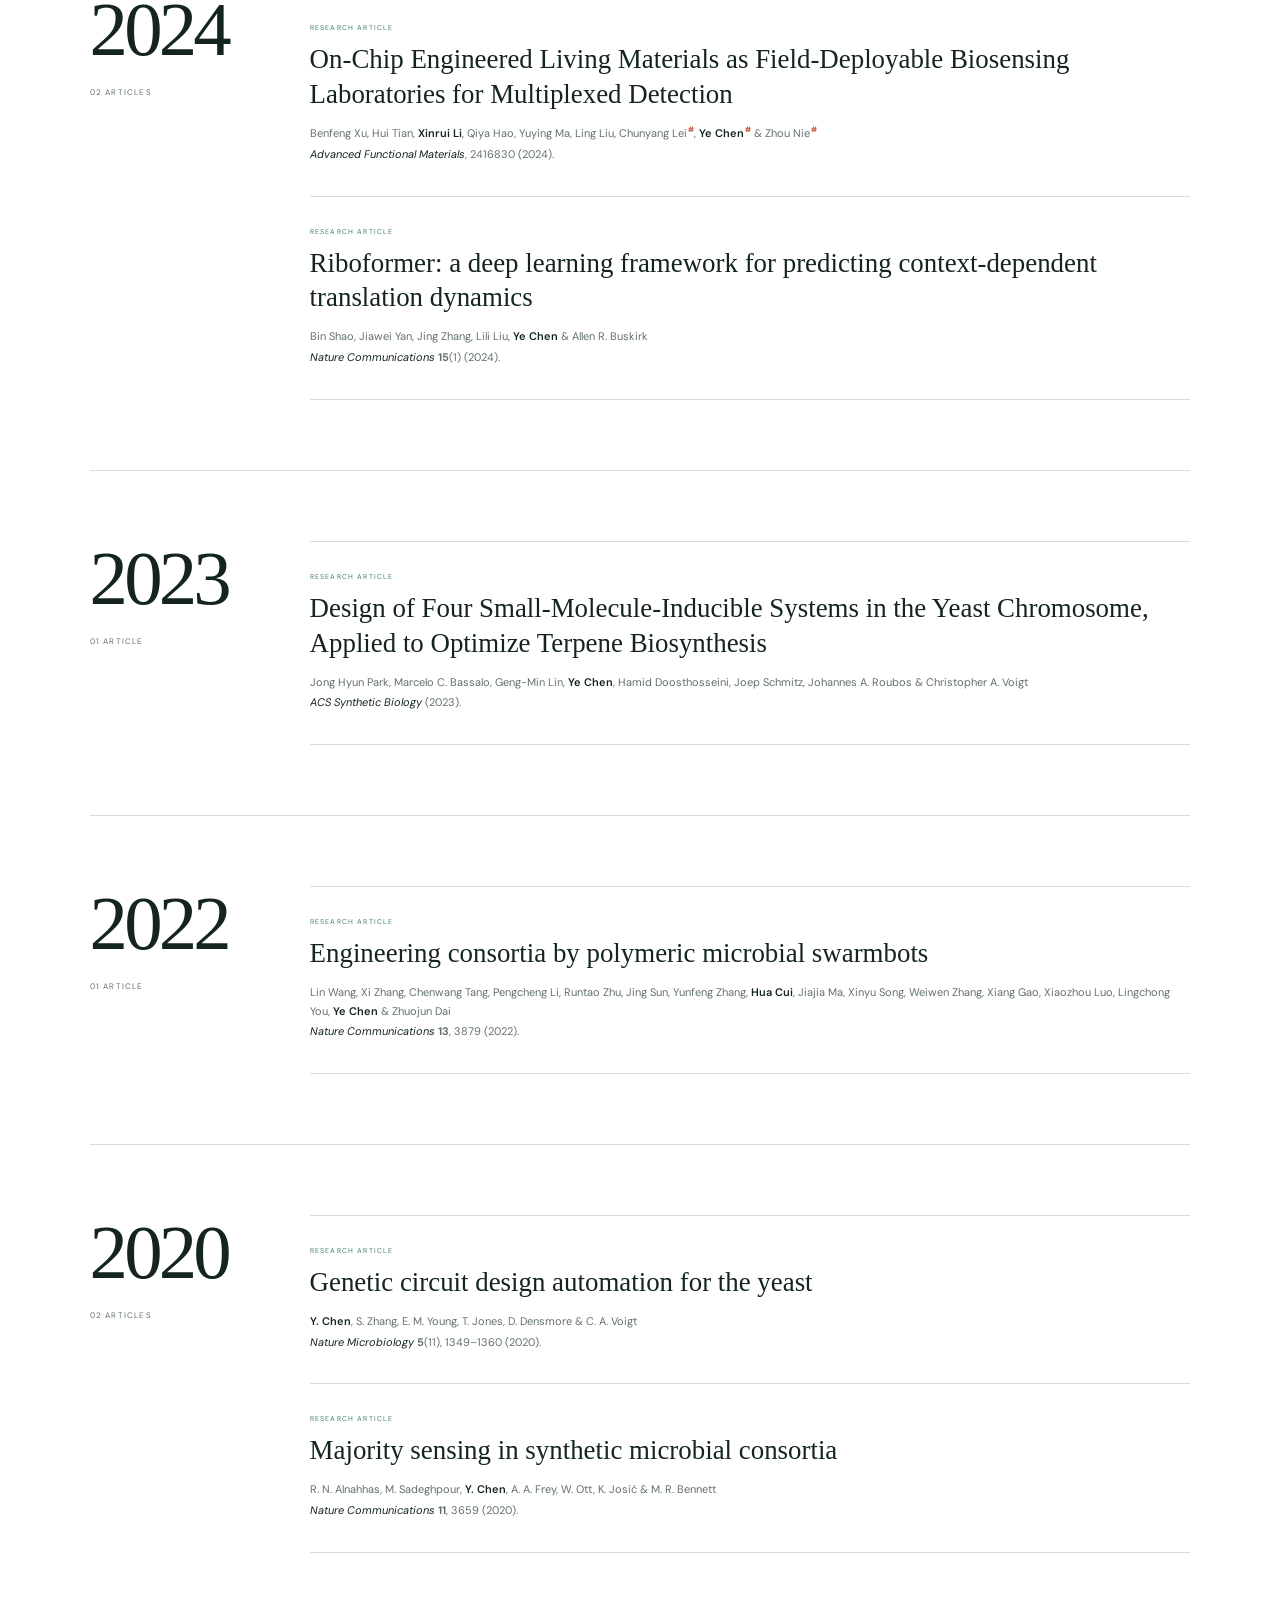
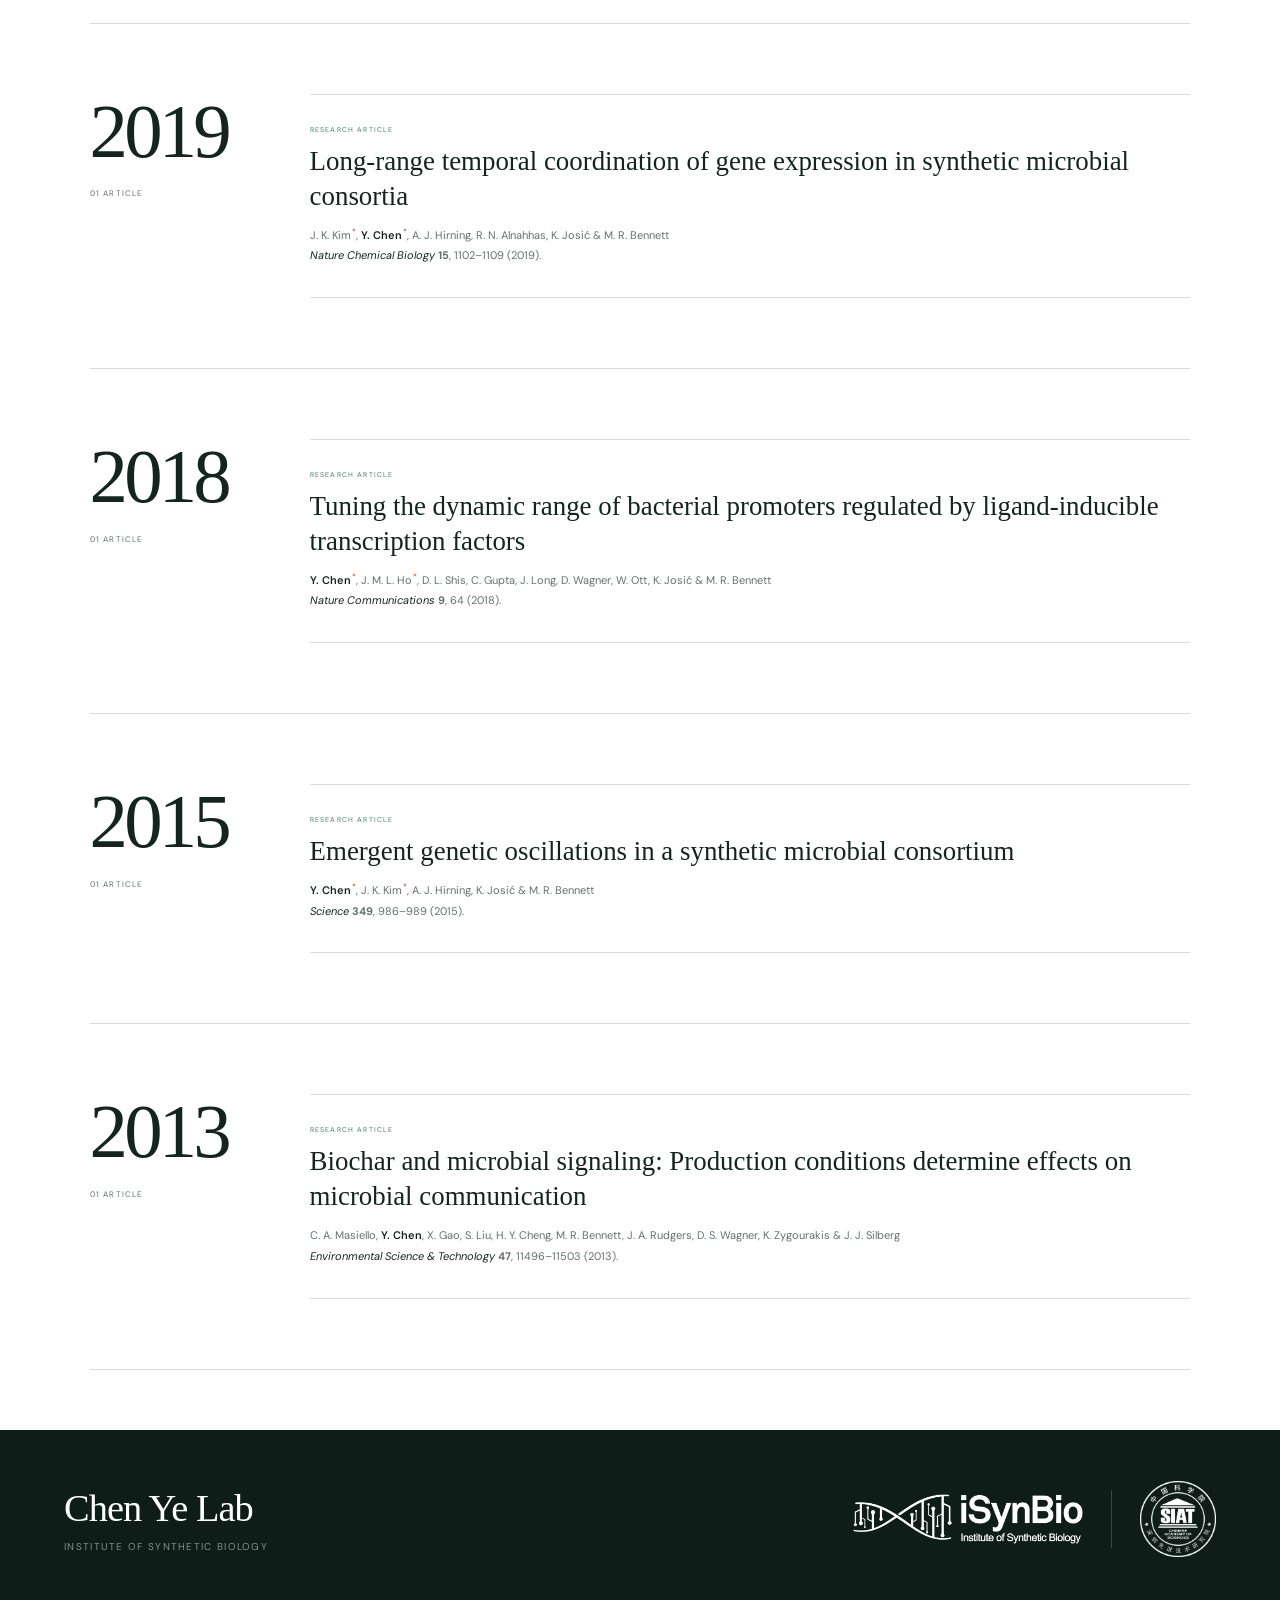
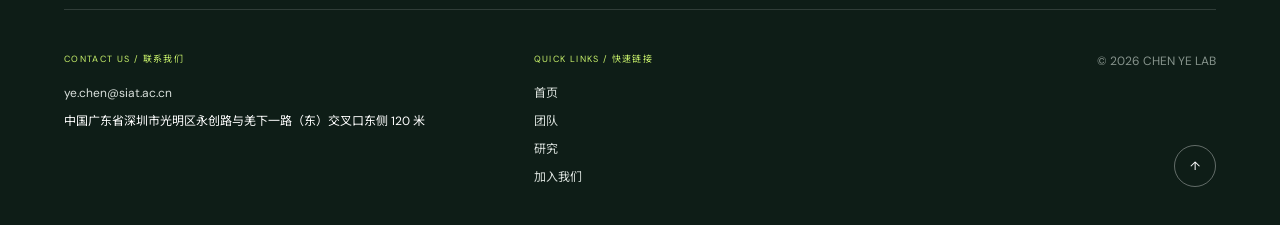
<file: publications.html>
<!doctype html>
<html lang="zh-CN">
<head>
  <meta charset="UTF-8">
  <meta name="viewport" content="width=device-width, initial-scale=1.0">
  <meta name="description" content="Chen Ye Lab 学术论文与研究成果">
  <title>PUBLICATIONS | Chen Ye Lab</title>
  <link rel="preconnect" href="https://fonts.googleapis.com">
  <link rel="preconnect" href="https://fonts.gstatic.com" crossorigin>
  <link href="https://fonts.googleapis.com/css2?family=DM+Sans:wght@400;500;600&family=Manrope:wght@500;600;700&family=Noto+Sans+SC:wght@400;500;600;700&display=swap" rel="stylesheet">
  <link rel="stylesheet" href="styles.css?v=7">
</head>
<body class="publications-page">
  <div class="cursor-glow" aria-hidden="true"></div>
  <header class="site-header">
    <a class="brand" href="index.html" aria-label="返回首页"><img class="brand-image" src="static/2025032807503257795.png" alt="iSynBio Institute of Synthetic Biology"><span><b>CHENYE Lab</b><small>Institute of Synthetic Biology</small></span></a>
    <button class="menu-toggle" aria-label="打开菜单" aria-expanded="false"><span></span><span></span></button>
    <nav class="nav" aria-label="主导航">
      <a class="nav-link" href="index.html">HOME</a><a class="nav-link" href="team.html">TEAM</a><a class="nav-link" href="research.html">RESEARCH</a><a class="nav-link active" href="publications.html" aria-current="page">PUBLICATIONS</a><a class="nav-link" href="join.html">JOIN US</a><a class="nav-link" href="#progress">PROGRESS</a><a class="nav-link" href="protocols.html">PROTOCOLS &amp; CODE</a><a class="nav-link" href="tools.html">TOOLS</a>
    </nav>
  </header>

  <main id="top" class="publications-main">
    <section class="publications-hero">
      <p class="eyebrow reveal">PAPERS &amp; PREPRINTS / 论文成果</p>
      <h1 class="reveal">PUBLICATIONS</h1>
      <div class="publication-summary reveal"><span><b>2013—2026</b>Research articles</span><p><i>*</i> Equal contribution &nbsp;·&nbsp; <i>#</i> Corresponding authors &nbsp;·&nbsp; <strong>Bold</strong>: lab member</p></div>
    </section>

    <nav class="year-index reveal" aria-label="按年份浏览"><span>JUMP TO</span><a href="#year-2026">2026</a><a href="#year-2025">2025</a><a href="#year-2024">2024</a><a href="#year-2023">2023</a><a href="#year-2022">2022</a><a href="#year-2020">2020</a><a href="#year-2019">2019</a><a href="#year-2018">2018</a><a href="#year-2015">2015</a><a href="#year-2013">2013</a></nav>

    <section class="publication-archive" aria-label="论文列表">
      <section class="publication-year reveal" id="year-2026" aria-labelledby="heading-2026">
        <div class="year-heading"><h2 id="heading-2026">2026</h2><span>01 ARTICLE</span></div>
        <ol class="reference-list">
          <li><article class="reference"><span class="reference-number">01</span><div><p class="reference-type">RESEARCH ARTICLE</p><h3>A unified computational framework for quantitative design and optimization of transcriptional regulation across bacterial species</h3><p class="reference-authors"><strong>Tianze Wang<sup>*</sup></strong>, <strong>Ronghui Xie<sup>*</sup></strong>, <strong>Zhuo Ma</strong> &amp; <strong>Ye Chen<sup>#</sup></strong></p><p class="reference-source"><i>Nucleic Acids Research</i> <b>54</b>(1), gkaf1472 (2026).</p></div></article></li>
        </ol>
      </section>

      <section class="publication-year reveal" id="year-2025" aria-labelledby="heading-2025">
        <div class="year-heading"><h2 id="heading-2025">2025</h2><span>02 ARTICLES</span></div>
        <ol class="reference-list">
          <li><article class="reference"><span class="reference-number">01</span><div><p class="reference-type">RESEARCH ARTICLE</p><h3>A Framework for Complex Signal Processing via Synthetic Biological Operational Amplifiers</h3><p class="reference-authors"><strong>Wenjun Cao<sup>*</sup></strong>, <strong>Lili Liu<sup>#*</sup></strong>, Qingxu Sun, Yang Shan<sup>#</sup> &amp; <strong>Ye Chen<sup>#</sup></strong></p><p class="reference-source"><i>Nature Communications</i> <b>16</b>, 7037 (2025).</p></div></article></li>
          <li><article class="reference"><span class="reference-number">02</span><div><p class="reference-type">RESEARCH ARTICLE</p><h3>Versatile xylose and arabinose genetic switches development for yeasts</h3><p class="reference-authors"><strong>Shuhui Guo</strong>, <strong>Juhua Du</strong>, Donghan Li, Jinghui Xiong &amp; <strong>Ye Chen<sup>#</sup></strong></p><p class="reference-source"><i>Metabolic Engineering</i> <b>87</b>, 21–36 (2025).</p></div></article></li>
        </ol>
      </section>

      <section class="publication-year reveal" id="year-2024" aria-labelledby="heading-2024">
        <div class="year-heading"><h2 id="heading-2024">2024</h2><span>02 ARTICLES</span></div>
        <ol class="reference-list">
          <li><article class="reference"><span class="reference-number">01</span><div><p class="reference-type">RESEARCH ARTICLE</p><h3>On-Chip Engineered Living Materials as Field-Deployable Biosensing Laboratories for Multiplexed Detection</h3><p class="reference-authors">Benfeng Xu, Hui Tian, <strong>Xinrui Li</strong>, Qiya Hao, Yuying Ma, Ling Liu, Chunyang Lei<sup>#</sup>, <strong>Ye Chen<sup>#</sup></strong> &amp; Zhou Nie<sup>#</sup></p><p class="reference-source"><i>Advanced Functional Materials</i>, 2416830 (2024).</p></div></article></li>
          <li><article class="reference"><span class="reference-number">02</span><div><p class="reference-type">RESEARCH ARTICLE</p><h3>Riboformer: a deep learning framework for predicting context-dependent translation dynamics</h3><p class="reference-authors">Bin Shao, Jiawei Yan, Jing Zhang, Lili Liu, <strong>Ye Chen</strong> &amp; Allen R. Buskirk</p><p class="reference-source"><i>Nature Communications</i> <b>15</b>(1) (2024).</p></div></article></li>
        </ol>
      </section>

      <section class="publication-year reveal" id="year-2023" aria-labelledby="heading-2023"><div class="year-heading"><h2 id="heading-2023">2023</h2><span>01 ARTICLE</span></div><ol class="reference-list"><li><article class="reference"><span class="reference-number">01</span><div><p class="reference-type">RESEARCH ARTICLE</p><h3>Design of Four Small-Molecule-Inducible Systems in the Yeast Chromosome, Applied to Optimize Terpene Biosynthesis</h3><p class="reference-authors">Jong Hyun Park, Marcelo C. Bassalo, Geng-Min Lin, <strong>Ye Chen</strong>, Hamid Doosthosseini, Joep Schmitz, Johannes A. Roubos &amp; Christopher A. Voigt</p><p class="reference-source"><i>ACS Synthetic Biology</i> (2023).</p></div></article></li></ol></section>

      <section class="publication-year reveal" id="year-2022" aria-labelledby="heading-2022"><div class="year-heading"><h2 id="heading-2022">2022</h2><span>01 ARTICLE</span></div><ol class="reference-list"><li><article class="reference"><span class="reference-number">01</span><div><p class="reference-type">RESEARCH ARTICLE</p><h3>Engineering consortia by polymeric microbial swarmbots</h3><p class="reference-authors">Lin Wang, Xi Zhang, Chenwang Tang, Pengcheng Li, Runtao Zhu, Jing Sun, Yunfeng Zhang, <strong>Hua Cui</strong>, Jiajia Ma, Xinyu Song, Weiwen Zhang, Xiang Gao, Xiaozhou Luo, Lingchong You, <strong>Ye Chen</strong> &amp; Zhuojun Dai</p><p class="reference-source"><i>Nature Communications</i> <b>13</b>, 3879 (2022).</p></div></article></li></ol></section>

      <section class="publication-year reveal" id="year-2020" aria-labelledby="heading-2020"><div class="year-heading"><h2 id="heading-2020">2020</h2><span>02 ARTICLES</span></div><ol class="reference-list"><li><article class="reference"><span class="reference-number">01</span><div><p class="reference-type">RESEARCH ARTICLE</p><h3>Genetic circuit design automation for the yeast</h3><p class="reference-authors"><strong>Y. Chen</strong>, S. Zhang, E. M. Young, T. Jones, D. Densmore &amp; C. A. Voigt</p><p class="reference-source"><i>Nature Microbiology</i> <b>5</b>(11), 1349–1360 (2020).</p></div></article></li><li><article class="reference"><span class="reference-number">02</span><div><p class="reference-type">RESEARCH ARTICLE</p><h3>Majority sensing in synthetic microbial consortia</h3><p class="reference-authors">R. N. Alnahhas, M. Sadeghpour, <strong>Y. Chen</strong>, A. A. Frey, W. Ott, K. Josić &amp; M. R. Bennett</p><p class="reference-source"><i>Nature Communications</i> <b>11</b>, 3659 (2020).</p></div></article></li></ol></section>

      <section class="publication-year reveal" id="year-2019" aria-labelledby="heading-2019"><div class="year-heading"><h2 id="heading-2019">2019</h2><span>01 ARTICLE</span></div><ol class="reference-list"><li><article class="reference"><span class="reference-number">01</span><div><p class="reference-type">RESEARCH ARTICLE</p><h3>Long-range temporal coordination of gene expression in synthetic microbial consortia</h3><p class="reference-authors">J. K. Kim<sup>*</sup>, <strong>Y. Chen<sup>*</sup></strong>, A. J. Hirning, R. N. Alnahhas, K. Josić &amp; M. R. Bennett</p><p class="reference-source"><i>Nature Chemical Biology</i> <b>15</b>, 1102–1109 (2019).</p></div></article></li></ol></section>

      <section class="publication-year reveal" id="year-2018" aria-labelledby="heading-2018"><div class="year-heading"><h2 id="heading-2018">2018</h2><span>01 ARTICLE</span></div><ol class="reference-list"><li><article class="reference"><span class="reference-number">01</span><div><p class="reference-type">RESEARCH ARTICLE</p><h3>Tuning the dynamic range of bacterial promoters regulated by ligand-inducible transcription factors</h3><p class="reference-authors"><strong>Y. Chen<sup>*</sup></strong>, J. M. L. Ho<sup>*</sup>, D. L. Shis, C. Gupta, J. Long, D. Wagner, W. Ott, K. Josić &amp; M. R. Bennett</p><p class="reference-source"><i>Nature Communications</i> <b>9</b>, 64 (2018).</p></div></article></li></ol></section>

      <section class="publication-year reveal" id="year-2015" aria-labelledby="heading-2015"><div class="year-heading"><h2 id="heading-2015">2015</h2><span>01 ARTICLE</span></div><ol class="reference-list"><li><article class="reference"><span class="reference-number">01</span><div><p class="reference-type">RESEARCH ARTICLE</p><h3>Emergent genetic oscillations in a synthetic microbial consortium</h3><p class="reference-authors"><strong>Y. Chen<sup>*</sup></strong>, J. K. Kim<sup>*</sup>, A. J. Hirning, K. Josić &amp; M. R. Bennett</p><p class="reference-source"><i>Science</i> <b>349</b>, 986–989 (2015).</p></div></article></li></ol></section>

      <section class="publication-year reveal" id="year-2013" aria-labelledby="heading-2013"><div class="year-heading"><h2 id="heading-2013">2013</h2><span>01 ARTICLE</span></div><ol class="reference-list"><li><article class="reference"><span class="reference-number">01</span><div><p class="reference-type">RESEARCH ARTICLE</p><h3>Biochar and microbial signaling: Production conditions determine effects on microbial communication</h3><p class="reference-authors">C. A. Masiello, <strong>Y. Chen</strong>, X. Gao, S. Liu, H. Y. Cheng, M. R. Bennett, J. A. Rudgers, D. S. Wagner, K. Zygourakis &amp; J. J. Silberg</p><p class="reference-source"><i>Environmental Science &amp; Technology</i> <b>47</b>, 11496–11503 (2013).</p></div></article></li></ol></section>
    </section>

  </main>

  <footer id="contact">
    <div class="footer-top"><div class="footer-brand"><b>Chen Ye Lab</b><span>Institute of Synthetic Biology</span></div><div class="footer-logos" aria-label="所属及合作机构"><img class="footer-logo footer-logo-wide" src="static/2025022102395969034.png" alt="iSynBio Institute of Synthetic Biology"><span class="logo-divider" aria-hidden="true"></span><img class="footer-logo footer-logo-square" src="static/szxjy-zjxjy-logo.png" alt="合作研究机构"></div></div>
    <div class="footer-bottom"><div class="footer-contact"><p>联系我们</p><a href="mailto:hello@synbiolab.edu">hello@synbiolab.edu</a><span>上海市浦东新区科学大道 100 号</span></div><div class="footer-links"><p>快速链接</p><a href="index.html">首页</a><a href="research.html">研究</a><a href="mailto:hello@synbiolab.edu">合作咨询</a></div><div class="footer-end"><span>© 2026 CHEN YE LAB</span><button class="to-top" aria-label="回到顶部">↑</button></div></div>
  </footer>
  <script src="shared-footer.js"></script>
  <script src="team.js"></script>
</body>
</html>
</file>
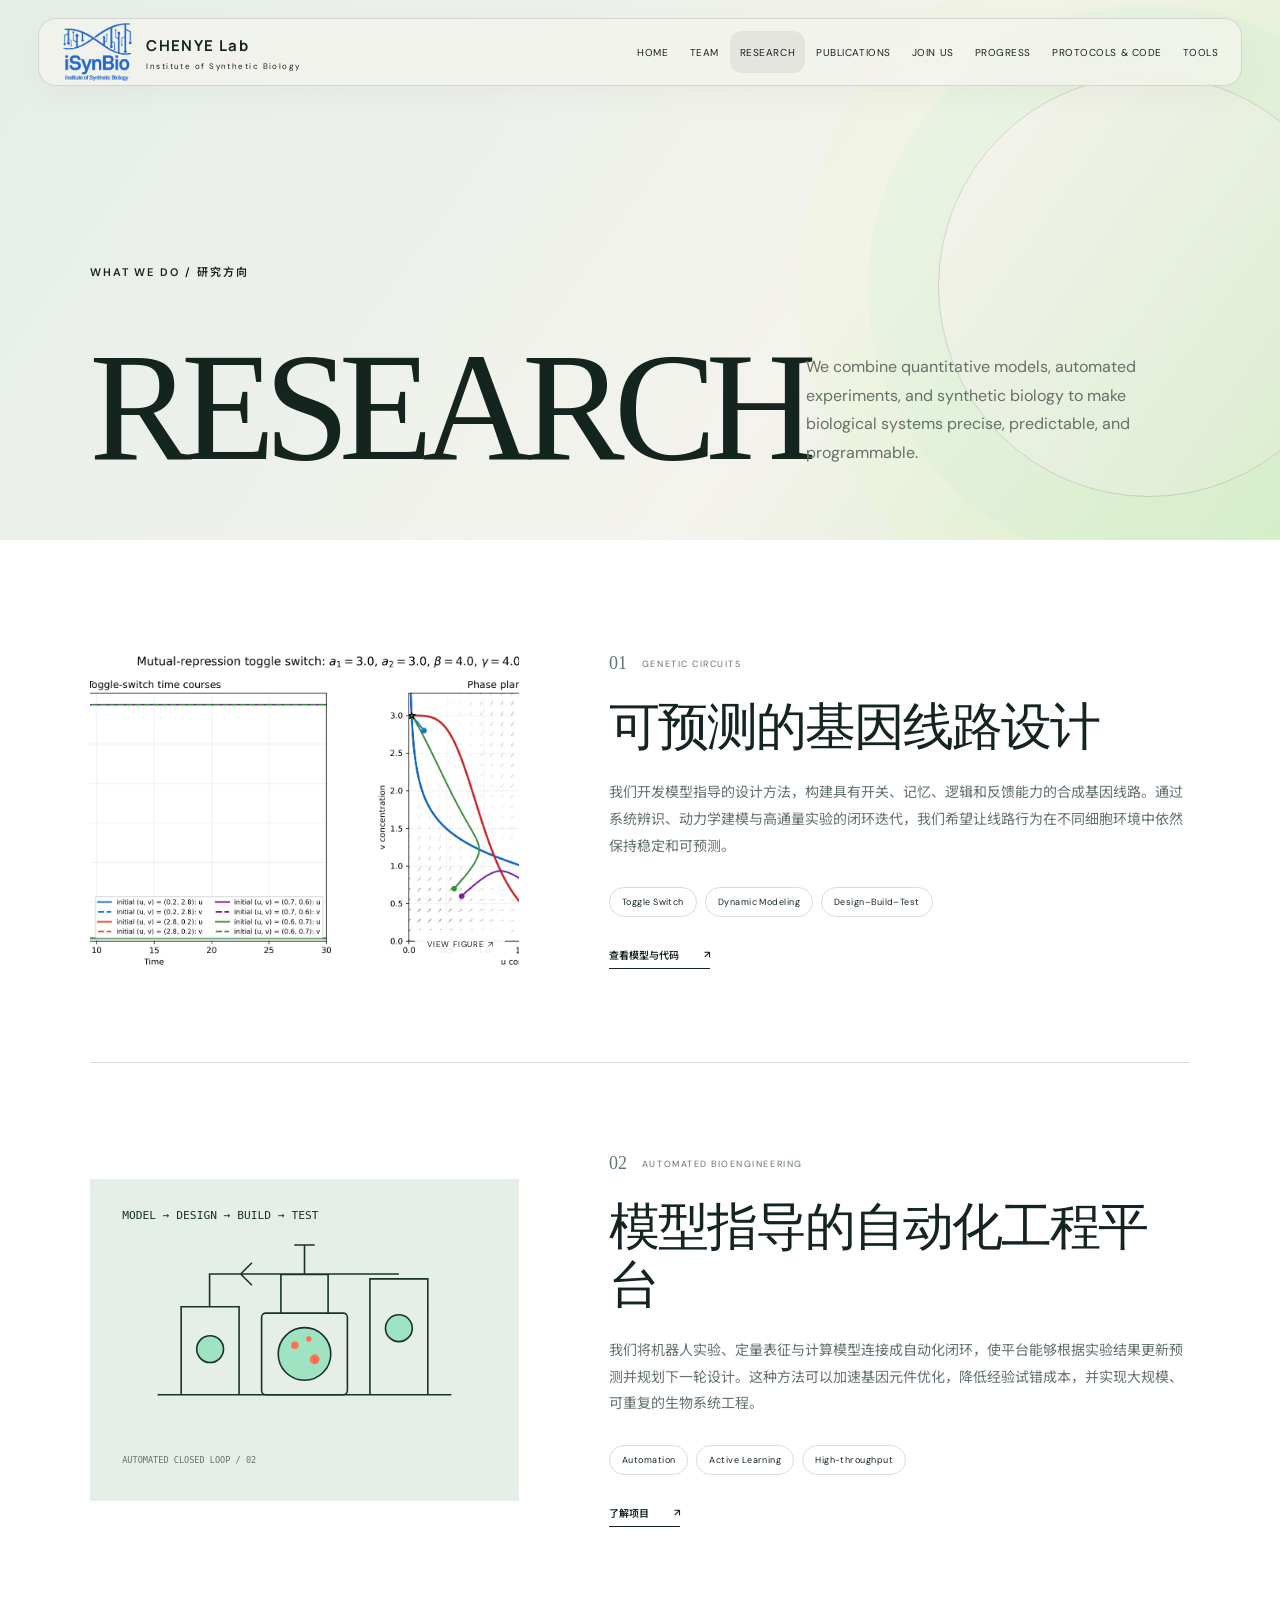
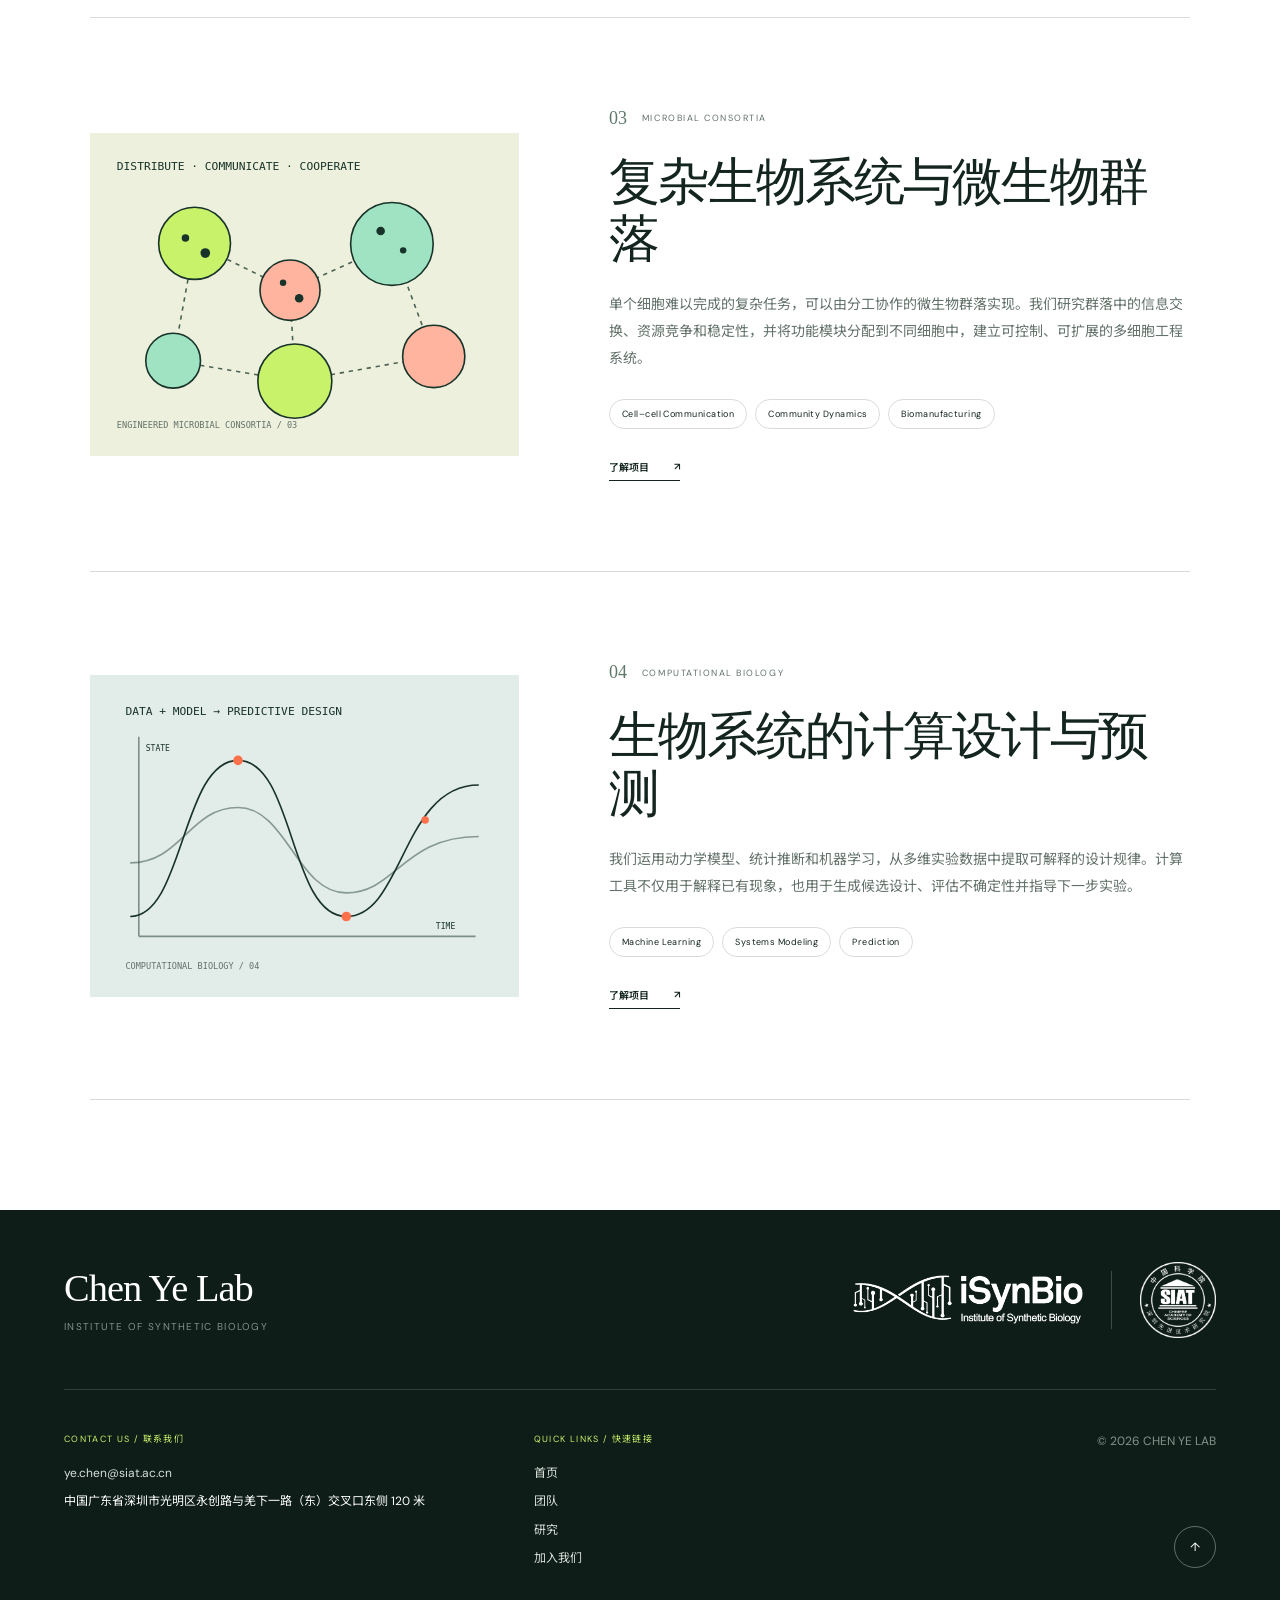
<file: research.html>
<!doctype html>
<html lang="zh-CN">
<head>
  <meta charset="UTF-8">
  <meta name="viewport" content="width=device-width, initial-scale=1.0">
  <meta name="description" content="Chen Ye Lab 研究项目">
  <title>RESEARCH | Chen Ye Lab</title>
  <link rel="preconnect" href="https://fonts.googleapis.com">
  <link rel="preconnect" href="https://fonts.gstatic.com" crossorigin>
  <link href="https://fonts.googleapis.com/css2?family=DM+Sans:wght@400;500;600&family=Manrope:wght@500;600;700&family=Noto+Sans+SC:wght@400;500;600;700&display=swap" rel="stylesheet">
  <link rel="stylesheet" href="styles.css?v=6">
</head>
<body class="research-page">
  <div class="cursor-glow" aria-hidden="true"></div>
  <header class="site-header">
    <a class="brand" href="index.html" aria-label="返回首页"><img class="brand-image" src="static/2025032807503257795.png" alt="iSynBio Institute of Synthetic Biology"><span><b>CHENYE Lab</b><small>Institute of Synthetic Biology</small></span></a>
    <button class="menu-toggle" aria-label="打开菜单" aria-expanded="false"><span></span><span></span></button>
    <nav class="nav" aria-label="主导航">
      <a class="nav-link" href="index.html">HOME</a><a class="nav-link" href="team.html">TEAM</a><a class="nav-link active" href="research.html" aria-current="page">RESEARCH</a><a class="nav-link" href="publications.html">PUBLICATIONS</a><a class="nav-link" href="join.html">JOIN US</a><a class="nav-link" href="#progress">PROGRESS</a><a class="nav-link" href="protocols.html">PROTOCOLS &amp; CODE</a><a class="nav-link" href="tools.html">TOOLS</a>
    </nav>
  </header>

  <main id="top" class="research-main">
    <section class="research-page-hero">
      <p class="eyebrow reveal">WHAT WE DO / 研究方向</p>
      <h1 class="reveal">RESEARCH</h1>
      <p class="research-lead reveal">We combine quantitative models, automated experiments, and synthetic biology to make biological systems precise, predictable, and programmable.</p>
    </section>

    <section class="project-list" aria-label="研究项目列表">
      <article class="project-row reveal">
        <a class="project-image" href="static/toggle_switch_dynamics.png"><img src="static/toggle_switch_dynamics.png" alt="双稳态拨动开关动力学模型"><span>VIEW FIGURE ↗</span></a>
        <div class="project-copy"><div class="project-meta"><span>01</span><p>GENETIC CIRCUITS</p></div><h2>可预测的基因线路设计</h2><p>我们开发模型指导的设计方法，构建具有开关、记忆、逻辑和反馈能力的合成基因线路。通过系统辨识、动力学建模与高通量实验的闭环迭代，我们希望让线路行为在不同细胞环境中依然保持稳定和可预测。</p><div class="project-tags"><span>Toggle Switch</span><span>Dynamic Modeling</span><span>Design–Build–Test</span></div><a class="project-link" href="temp.py">查看模型与代码 <span>↗</span></a></div>
      </article>

      <article class="project-row reveal">
        <div class="project-image"><img src="static/research-automation.svg" alt="自动化生物工程平台示意图"></div>
        <div class="project-copy"><div class="project-meta"><span>02</span><p>AUTOMATED BIOENGINEERING</p></div><h2>模型指导的自动化工程平台</h2><p>我们将机器人实验、定量表征与计算模型连接成自动化闭环，使平台能够根据实验结果更新预测并规划下一轮设计。这种方法可以加速基因元件优化，降低经验试错成本，并实现大规模、可重复的生物系统工程。</p><div class="project-tags"><span>Automation</span><span>Active Learning</span><span>High-throughput</span></div><a class="project-link" href="mailto:hello@synbiolab.edu?subject=自动化生物工程项目咨询">了解项目 <span>↗</span></a></div>
      </article>

      <article class="project-row reveal">
        <div class="project-image"><img src="static/research-consortia.svg" alt="工程微生物群落示意图"></div>
        <div class="project-copy"><div class="project-meta"><span>03</span><p>MICROBIAL CONSORTIA</p></div><h2>复杂生物系统与微生物群落</h2><p>单个细胞难以完成的复杂任务，可以由分工协作的微生物群落实现。我们研究群落中的信息交换、资源竞争和稳定性，并将功能模块分配到不同细胞中，建立可控制、可扩展的多细胞工程系统。</p><div class="project-tags"><span>Cell–cell Communication</span><span>Community Dynamics</span><span>Biomanufacturing</span></div><a class="project-link" href="mailto:hello@synbiolab.edu?subject=微生物群落项目咨询">了解项目 <span>↗</span></a></div>
      </article>

      <article class="project-row reveal">
        <div class="project-image"><img src="static/research-computation.svg" alt="计算生物学与模型预测示意图"></div>
        <div class="project-copy"><div class="project-meta"><span>04</span><p>COMPUTATIONAL BIOLOGY</p></div><h2>生物系统的计算设计与预测</h2><p>我们运用动力学模型、统计推断和机器学习，从多维实验数据中提取可解释的设计规律。计算工具不仅用于解释已有现象，也用于生成候选设计、评估不确定性并指导下一步实验。</p><div class="project-tags"><span>Machine Learning</span><span>Systems Modeling</span><span>Prediction</span></div><a class="project-link" href="mailto:hello@synbiolab.edu?subject=计算生物学项目咨询">了解项目 <span>↗</span></a></div>
      </article>
    </section>
  </main>

  <footer id="contact">
    <div class="footer-top"><div class="footer-brand"><b>Chen Ye Lab</b><span>Institute of Synthetic Biology</span></div><div class="footer-logos" aria-label="所属及合作机构"><img class="footer-logo footer-logo-wide" src="static/2025022102395969034.png" alt="iSynBio Institute of Synthetic Biology"><span class="logo-divider" aria-hidden="true"></span><img class="footer-logo footer-logo-square" src="static/szxjy-zjxjy-logo.png" alt="合作研究机构"></div></div>
    <div class="footer-bottom"><div class="footer-contact"><p>联系我们</p><a href="mailto:hello@synbiolab.edu">hello@synbiolab.edu</a><span>上海市浦东新区科学大道 100 号</span></div><div class="footer-links"><p>快速链接</p><a href="index.html">首页</a><a href="team.html">团队</a><a href="mailto:hello@synbiolab.edu">合作咨询</a></div><div class="footer-end"><span>© 2026 CHEN YE LAB</span><button class="to-top" aria-label="回到顶部">↑</button></div></div>
  </footer>
  <script src="shared-footer.js"></script>
  <script src="team.js"></script>
</body>
</html>
</file>
<file: styles.css>
:root{--ink:#13251e;--muted:#627169;--paper:#f4f3ed;--white:#fff;--lime:#c9f26b;--mint:#9fe3c2;--orange:#ff714b;--line:rgba(19,37,30,.16);--serif:Georgia,"Times New Roman",serif;--sans:"DM Sans","Noto Sans SC",sans-serif}*{box-sizing:border-box}html{scroll-behavior:smooth}body{margin:0;background:var(--paper);color:var(--ink);font-family:var(--sans);overflow-x:hidden}a{color:inherit;text-decoration:none}button{font:inherit}.site-header{height:86px;padding:0 4vw;display:flex;align-items:center;justify-content:space-between;border-bottom:1px solid var(--line);position:absolute;z-index:20;width:100%}.brand{display:flex;align-items:center;gap:11px}.brand svg{width:39px;height:39px;fill:none;stroke:var(--ink);stroke-width:1.7}.brand span{display:flex;flex-direction:column;line-height:1}.brand b{font:700 17px Manrope,sans-serif;letter-spacing:.09em}.brand small{font-size:9px;letter-spacing:.18em;margin-top:6px}.nav{display:flex;align-items:center;gap:34px;font-size:14px}.nav>a:not(.nav-cta){position:relative}.nav>a:not(.nav-cta):after{content:"";position:absolute;bottom:-7px;left:0;width:0;height:1px;background:var(--ink);transition:.3s}.nav>a:hover:after{width:100%}.nav-cta{border:1px solid var(--ink);padding:12px 17px;border-radius:100px}.nav-cta span{margin-left:9px}.menu-toggle{display:none;background:none;border:0}.hero{min-height:800px;height:100vh;max-height:980px;position:relative;padding:150px 4vw 80px;display:grid;grid-template-columns:47% 53%;align-items:center;overflow:hidden}.hero-copy{position:relative;z-index:2;padding-left:5vw}.eyebrow{font-size:11px;letter-spacing:.18em;font-weight:600}.eyebrow>span{width:25px;height:1px;background:currentColor;display:inline-block;vertical-align:middle;margin-right:7px}.hero h1{font:500 clamp(54px,6.4vw,105px)/.98 var(--serif);letter-spacing:-.055em;margin:28px 0 30px}.hero h1 em{font-weight:400;color:#3a765c}.intro{font-size:17px;line-height:1.85;max-width:620px;color:var(--muted)}.hero-actions{display:flex;align-items:center;gap:34px;margin-top:42px}.button{display:inline-flex;align-items:center;justify-content:space-between;gap:32px;border-radius:100px;padding:17px 22px;font-size:13px;font-weight:600;transition:.3s}.button:hover{transform:translateY(-2px)}.primary{background:var(--ink);color:white;min-width:190px}.text-link{font-size:13px;font-weight:600;border-bottom:1px solid;padding-bottom:5px}.text-link span{margin-left:8px}.hero-visual{height:min(640px,72vh);position:relative}.orb{position:absolute;border-radius:50%;filter:blur(2px)}.orb-a{width:68%;aspect-ratio:1;background:var(--mint);right:5%;top:10%;opacity:.75}.orb-b{width:45%;aspect-ratio:1;background:var(--lime);left:6%;bottom:4%;opacity:.5}.cell{position:absolute;width:390px;height:390px;border:1px solid rgba(19,37,30,.45);border-radius:48% 52% 57% 43%/43% 42% 58% 57%;left:50%;top:48%;transform:translate(-50%,-50%);box-shadow:inset 0 0 70px rgba(255,255,255,.65);animation:float 6s ease-in-out infinite}.cell:after,.cell:before{content:"";position:absolute;border:1px dashed rgba(19,37,30,.25);border-radius:50%}.cell:before{inset:28px}.cell:after{inset:72px}.nucleus{width:120px;height:120px;background:rgba(255,255,255,.7);border:1px solid var(--ink);border-radius:50%;position:absolute;left:125px;top:135px;z-index:2}.nucleus i{position:absolute;width:10px;height:10px;background:var(--orange);border-radius:50%}.nucleus i:nth-child(1){left:30px;top:30px}.nucleus i:nth-child(2){right:25px;top:48px}.nucleus i:nth-child(3){left:48px;bottom:23px}.protein{position:absolute;width:22px;height:9px;border:1px solid var(--ink);border-radius:50%;z-index:3}.p1{top:85px;left:77px;transform:rotate(28deg)}.p2{right:67px;bottom:100px;transform:rotate(-32deg)}.p3{left:70px;bottom:74px}.data-tag{position:absolute;background:rgba(255,255,255,.72);backdrop-filter:blur(10px);border:1px solid var(--line);padding:14px 18px;display:flex;flex-direction:column;z-index:4}.data-tag small{font-size:8px;letter-spacing:.18em}.data-tag b{font:500 15px var(--serif);margin-top:5px}.tag-a{right:2%;top:18%}.tag-b{left:3%;bottom:18%}.circuit-lines{position:absolute;inset:0;width:100%;height:100%;fill:none;stroke:rgba(19,37,30,.35);stroke-width:1}.circuit-lines circle{fill:var(--ink)}.figure-label{position:absolute;right:3%;bottom:0;font-size:9px;letter-spacing:.18em}.scroll-note{position:absolute;bottom:30px;left:4vw;writing-mode:vertical-rl;font-size:8px;letter-spacing:.15em}.scroll-note span{margin-top:10px}.statement{background:var(--ink);color:white;padding:105px 12vw;text-align:center}.statement>p{font-size:10px;letter-spacing:.22em;color:var(--mint)}.statement h2{font:400 clamp(33px,4.3vw,65px)/1.3 var(--serif);letter-spacing:-.035em}.statement-meta{display:flex;align-items:center;justify-content:center;gap:17px;margin-top:38px;font-size:12px;color:#b8c2bd}.statement-meta i{width:4px;height:4px;background:var(--lime);border-radius:50%}.section{padding:120px 8vw}.section-heading{display:grid;grid-template-columns:1.3fr .7fr;align-items:end;margin-bottom:65px}.section-heading h2,.feature h2,.pub-title h2{font:400 clamp(40px,5vw,72px)/1.08 var(--serif);letter-spacing:-.045em;margin:20px 0 0}.section-heading>p{color:var(--muted);line-height:1.8;max-width:480px}.research-grid{display:grid;grid-template-columns:1fr 1fr;gap:18px}.research-card{min-height:490px;background:#e3eadf;padding:30px;position:relative;overflow:hidden;display:flex;align-items:flex-end}.card-large{grid-row:span 2;min-height:998px;background:#d7eccd}.research-card.dark{background:#1b3027;color:white}.card-number{position:absolute;top:28px;left:30px;font-size:11px}.card-content{position:relative;z-index:3;max-width:470px}.card-content p{font-size:9px;letter-spacing:.18em}.card-content h3{font:400 34px var(--serif);margin:10px 0 15px}.card-content>span{display:block;font-size:14px;line-height:1.75;max-width:430px;color:var(--muted)}.dark .card-content>span{color:#b7c6be}.card-content a{display:inline-block;font-size:12px;margin-top:22px;border-bottom:1px solid;padding-bottom:4px}.toggle-art{position:absolute;top:15%;left:7%;width:86%;height:45%}.node{width:135px;height:135px;border-radius:50%;position:absolute;display:grid;place-items:center;font:italic 56px var(--serif);border:1px solid var(--ink);z-index:2}.n1{background:var(--lime);left:9%;top:8%}.n2{background:var(--orange);right:8%;bottom:2%}.bar{height:1px;background:var(--ink);width:55%;position:absolute}.b1{top:38%;left:26%;transform:rotate(18deg)}.b2{top:60%;left:20%;transform:rotate(18deg)}.bar:after{content:"";position:absolute;right:0;top:-12px;height:24px;width:1px;background:var(--ink)}.mini-art{position:absolute;top:17%;left:10%;right:10%;height:40%}.fate-art{display:flex;align-items:center;justify-content:center;gap:18px}.fate-art i{display:block;width:42px;height:42px;border-radius:50%;background:var(--orange);border:1px solid var(--ink)}.fate-art i:nth-child(2){width:60px;height:60px;background:var(--lime)}.fate-art i:nth-child(3){width:82px;height:82px;background:var(--mint)}.fate-art i:nth-child(4){width:60px;height:60px;background:var(--lime)}.model-art svg{width:100%;height:100%;fill:none;stroke:var(--mint);stroke-width:2}.model-art svg path:last-child{stroke:var(--lime);opacity:.65}.feature{display:grid;grid-template-columns:1.15fr .85fr;gap:7vw;background:white;align-items:center}.feature-visual{position:relative}.feature-visual img{width:100%;display:block;filter:saturate(.65)}.feature-visual>span{position:absolute;top:15px;left:15px;background:var(--ink);color:white;font-size:9px;letter-spacing:.15em;padding:8px 10px}.feature-copy>p:not(.eyebrow){color:var(--muted);line-height:1.8}.feature-copy ul{list-style:none;padding:0;margin:30px 0}.feature-copy li{border-top:1px solid var(--line);padding:13px 0;display:grid;grid-template-columns:85px 1fr;font-size:12px}.feature-copy li span{color:var(--muted)}.feature-copy li b{font-weight:500}.outline{border:1px solid var(--ink)}.people{background:#eef2e7}.people-grid{display:grid;grid-template-columns:repeat(4,1fr);gap:16px}.person .portrait{height:320px;position:relative;overflow:hidden;filter:saturate(.75);transition:.4s}.portrait:after{content:"";position:absolute;width:155px;height:220px;background:var(--ink);border-radius:80px 80px 25px 25px;left:50%;bottom:-45px;transform:translateX(-50%)}.portrait:before{content:"";position:absolute;width:92px;height:105px;background:#d7a382;border-radius:48%;left:50%;top:63px;transform:translateX(-50%);z-index:2}.portrait span{position:absolute;right:14px;top:12px;font:20px var(--serif);z-index:3}.portrait-1{background:#bfdbca}.portrait-2{background:#d6dfb3}.portrait-3{background:#efc1a8}.portrait-4{background:#a9cecc}.person:hover .portrait{transform:translateY(-5px)}.person p{font-size:9px;letter-spacing:.15em;color:var(--muted);margin:18px 0 7px}.person h3{font:400 22px var(--serif);margin:0 0 5px}.person>div>span{font-size:12px;color:var(--muted)}.team-link{display:block;width:max-content;margin:45px auto 0}.publications{background:var(--ink);color:white}.pub-title{display:grid;grid-template-columns:1fr 2fr auto;align-items:end;margin-bottom:50px}.pub-title h2{margin:0}.pub-title>a{font-size:12px;border-bottom:1px solid;padding-bottom:5px}.pub-item{display:grid;grid-template-columns:90px 1fr 40px;gap:20px;padding:28px 5px;border-top:1px solid rgba(255,255,255,.18);align-items:center;transition:.3s}.pub-item:last-child{border-bottom:1px solid rgba(255,255,255,.18)}.pub-item:hover{padding-left:18px;background:rgba(255,255,255,.04)}.pub-year{font:20px var(--serif);color:var(--lime)}.pub-main{display:flex;flex-direction:column;gap:9px}.pub-main b{font:400 20px/1.35 var(--serif)}.pub-main small{color:#9ba9a2}.pub-arrow{font-size:20px}.compact{grid-template-columns:1fr}.news-grid{display:grid;grid-template-columns:repeat(3,1fr);gap:17px}.news-card{min-height:390px;background:white;padding:28px;display:flex;flex-direction:column}.news-card.accent{background:var(--lime)}.news-date{display:flex;gap:9px;align-items:center}.news-date b{font:42px var(--serif)}.news-date span{font-size:8px;line-height:1.3;letter-spacing:.1em}.news-card>p{font-size:9px;letter-spacing:.15em;margin-top:85px}.news-card h3{font:400 25px/1.4 var(--serif);margin:8px 0}.news-card a{font-size:11px;margin-top:auto}.join{background:var(--orange);min-height:670px;padding:110px 12vw;display:grid;place-items:center;position:relative;overflow:hidden}.join-content{text-align:center;max-width:820px;position:relative;z-index:2}.join h2{font:400 clamp(46px,6vw,86px)/1.05 var(--serif);letter-spacing:-.05em;margin:24px 0}.join-content>p:not(.eyebrow){max-width:600px;line-height:1.8;margin:0 auto 35px}.light{background:white;min-width:270px}.join-orbit{position:absolute;width:800px;height:800px;border:1px solid rgba(19,37,30,.3);border-radius:50%}.join-orbit:before,.join-orbit:after{content:"";position:absolute;border:1px solid rgba(19,37,30,.22);border-radius:50%;inset:100px}.join-orbit:after{inset:220px}.join-orbit i{width:13px;height:13px;background:var(--ink);border-radius:50%;position:absolute}.join-orbit i:nth-child(1){top:80px;left:180px}.join-orbit i:nth-child(2){right:70px;top:340px}.join-orbit i:nth-child(3){bottom:120px;left:260px}footer{background:#0e1d17;color:white;padding:65px 4vw;display:grid;grid-template-columns:2fr 1fr 1fr 1fr;gap:30px;font-size:12px}.footer-brand{display:flex;flex-direction:column}.footer-brand b{font:600 24px Manrope,sans-serif;letter-spacing:.08em}.footer-brand span{color:#84918b;margin-top:8px}footer>div:not(.footer-brand){display:flex;flex-direction:column;gap:9px}footer p{font-size:9px;letter-spacing:.15em;color:var(--lime);margin:0 0 10px}.footer-end{align-items:flex-end}.to-top{border:1px solid rgba(255,255,255,.35);color:white;background:none;border-radius:50%;width:42px;height:42px;margin-top:18px;cursor:pointer}.reveal{opacity:0;transform:translateY(28px);transition:opacity .8s ease,transform .8s ease}.reveal.visible{opacity:1;transform:none}.cursor-glow{position:fixed;width:260px;height:260px;border-radius:50%;background:rgba(201,242,107,.12);filter:blur(30px);pointer-events:none;z-index:0;transform:translate(-50%,-50%)}@keyframes float{50%{transform:translate(-50%,-53%) rotate(2deg)}}
@media(max-width:900px){.site-header{height:72px}.menu-toggle{display:flex;flex-direction:column;gap:6px;padding:10px;z-index:22}.menu-toggle span{width:24px;height:1px;background:var(--ink)}.nav{display:none;position:absolute;left:0;top:0;width:100%;height:100vh;background:var(--lime);flex-direction:column;justify-content:center;font:32px var(--serif)}.nav.open{display:flex}.hero{height:auto;max-height:none;min-height:100vh;grid-template-columns:1fr;padding-top:125px}.hero-copy{padding:0}.hero-visual{height:520px}.scroll-note{display:none}.section{padding:85px 6vw}.section-heading{grid-template-columns:1fr;gap:25px}.research-grid{grid-template-columns:1fr}.card-large{min-height:600px;grid-row:auto}.research-card{min-height:520px}.feature{grid-template-columns:1fr}.people-grid{grid-template-columns:repeat(2,1fr)}.pub-title{grid-template-columns:1fr auto}.pub-title .eyebrow{grid-column:1/-1}.news-grid{grid-template-columns:1fr}.news-card{min-height:300px}.news-card>p{margin-top:45px}footer{grid-template-columns:1fr 1fr}.footer-brand{grid-column:1/-1}.cursor-glow{display:none}}
@media(max-width:560px){.hero h1{font-size:51px}.hero-actions{align-items:flex-start;flex-direction:column}.hero-visual{height:430px}.cell{width:290px;height:290px}.nucleus{width:90px;height:90px;left:100px;top:100px}.tag-a{right:0}.statement{padding:80px 6vw}.statement h2 br{display:none}.section{padding:75px 5vw}.research-card{padding:22px;min-height:480px}.card-large{min-height:560px}.node{width:100px;height:100px}.people-grid{grid-template-columns:1fr 1fr}.person .portrait{height:245px}.pub-title{grid-template-columns:1fr}.pub-title>a{margin-top:20px;width:max-content}.pub-item{grid-template-columns:58px 1fr 20px}.pub-main b{font-size:17px}.join{padding:90px 6vw}.join h2{font-size:47px}footer{grid-template-columns:1fr}.footer-end{align-items:flex-start}}
.showcase{padding:115px 8vw 125px;background:#fff;overflow:hidden}.showcase-head{display:flex;align-items:flex-end;justify-content:space-between;margin-bottom:58px}.showcase-head h2{font:400 clamp(40px,4.7vw,70px)/1.08 var(--serif);letter-spacing:-.045em;margin:20px 0 0}.carousel-controls{display:flex;align-items:center;gap:18px}.carousel-controls button{width:48px;height:48px;border:1px solid var(--ink);border-radius:50%;background:transparent;color:var(--ink);cursor:pointer;font-size:18px;transition:.25s}.carousel-controls button:hover{background:var(--ink);color:#fff}.carousel-count{font-size:11px;letter-spacing:.12em;color:var(--muted);min-width:58px;text-align:center}.carousel-count b{color:var(--ink);font-size:15px}.carousel{overflow:visible}.carousel-track{display:flex;transition:transform .65s cubic-bezier(.22,.75,.25,1);will-change:transform}.showcase-slide{min-width:100%;display:grid;grid-template-columns:minmax(0,1.35fr) minmax(300px,.65fr);gap:7vw;align-items:center}.slide-image{height:540px;background:#eff2ed;position:relative;overflow:hidden;display:block}.slide-image>img{width:100%;height:100%;object-fit:contain;padding:32px;transition:transform .5s}.slide-image:hover>img{transform:scale(1.025)}.image-action{position:absolute;right:18px;bottom:18px;background:rgba(255,255,255,.9);padding:11px 14px;font-size:10px;letter-spacing:.08em;z-index:5}.slide-index{font-size:11px;letter-spacing:.15em}.slide-index>span{color:var(--muted);margin-left:8px}.slide-copy h3{font:400 clamp(38px,4vw,60px)/1.08 var(--serif);letter-spacing:-.04em;margin:30px 0 25px}.slide-copy>p{font-size:15px;line-height:1.85;color:var(--muted);max-width:440px}.result-link{display:inline-flex;gap:25px;align-items:center;margin-top:25px;padding-bottom:7px;border-bottom:1px solid;font-size:12px;font-weight:600}.generated-art{background:#eef3ee;display:flex;align-items:center;justify-content:center}.art-caption{position:absolute;top:22px;left:25px;right:25px;display:flex;align-items:center;justify-content:space-between;font-size:10px;letter-spacing:.14em;color:var(--muted)}.art-caption b{color:var(--ink)}.fate-result{flex-direction:column;gap:25px}.fate-cell{border-radius:50%;position:relative}.cell-origin{width:115px;height:115px;background:radial-gradient(circle at 35% 30%,#fff,#bed0c6);border:1px solid #91a49a}.fate-cell>i{position:absolute;width:43%;height:43%;background:#6e8178;border-radius:50%;left:28.5%;top:28.5%}.fate-arrow{font-size:36px;color:var(--orange)}.cell-neuron{width:130px;height:130px;background:#f2b8a8;clip-path:polygon(45% 0,57% 30%,85% 18%,70% 43%,100% 56%,67% 62%,78% 91%,55% 72%,38% 100%,37% 69%,4% 82%,27% 56%,0 35%,34% 40%)}.cell-neuron i{background:#c77f6e}.circuit-result{gap:55px}.circuit-loop{width:180px;height:110px;border:4px solid var(--ink);border-left-color:transparent;border-radius:60px;position:relative;transform:rotate(-12deg)}.circuit-loop:after{content:"";position:absolute;left:-5px;top:-12px;width:22px;height:22px;border-top:4px solid var(--ink);border-left:4px solid var(--ink);transform:rotate(-35deg)}.circuit-loop i,.circuit-loop b{position:absolute;width:54px;height:30px;top:-15px}.circuit-loop i{left:45px;background:var(--orange)}.circuit-loop b{right:17px;top:auto;bottom:-15px;background:var(--mint)}.circuit-loop span{position:absolute;width:25px;height:25px;border:2px solid var(--ink);border-radius:50%;left:15px;bottom:5px}.loop-two{transform:rotate(12deg)}.loop-two i{background:var(--lime)}.loop-two b{background:#5bbdb3}.circuit-plus{font:36px var(--serif)}.carousel-dots{display:flex;gap:9px;margin-top:38px;justify-content:center}.carousel-dots button{width:28px;height:3px;border:0;background:#c7cec9;padding:0;cursor:pointer;transition:.3s}.carousel-dots button.is-active{width:58px;background:var(--ink)}
@media(max-width:900px){.showcase{padding:85px 6vw}.showcase-slide{grid-template-columns:1fr;gap:36px}.slide-image{height:460px}.slide-copy{max-width:600px}.circuit-result{gap:35px}.circuit-loop{width:145px}}
@media(max-width:560px){.showcase{padding:70px 5vw}.showcase-head{align-items:flex-start;gap:30px;flex-direction:column}.slide-image{height:350px}.slide-image>img{padding:12px}.carousel-controls{align-self:flex-end}.slide-copy h3{font-size:40px}.circuit-result{gap:13px}.circuit-loop{width:100px;height:80px}.circuit-plus{font-size:24px}}

/* Compact floating navigation */
.site-header{position:fixed;top:18px;left:3vw;width:94vw;height:68px;padding:0 12px 0 20px;border:1px solid rgba(19,37,30,.13);border-radius:18px;background:rgba(244,243,237,.76);backdrop-filter:blur(18px);-webkit-backdrop-filter:blur(18px);box-shadow:0 8px 35px rgba(19,37,30,.04);transition:background .3s,box-shadow .3s,top .3s;z-index:30}.site-header.scrolled{top:10px;background:rgba(255,255,255,.92);box-shadow:0 12px 40px rgba(19,37,30,.12)}.brand svg{width:34px;height:34px}.brand b{font-size:15px}.brand small{font-size:8px}.nav{gap:6px;height:100%}.nav-link{height:42px;display:flex;align-items:center;gap:7px;padding:0 15px;border-radius:12px;font-size:12px;transition:background .25s,color .25s}.nav-link>span{font-size:8px;color:#89968f;letter-spacing:.08em}.nav-link:hover,.nav-link.active{background:rgba(19,37,30,.07)}.nav>a.nav-link:after{display:none}.nav-cta{height:44px;display:flex;align-items:center;margin-left:8px;padding:0 18px;background:var(--ink);border-color:var(--ink);color:#fff;border-radius:13px;font-size:12px;transition:transform .25s,background .25s}.nav-cta:hover{background:#294d3e;transform:translateY(-1px)}
@media(max-width:900px){.site-header{top:12px;left:4vw;width:92vw;height:62px;padding-left:16px}.site-header.scrolled{top:8px}.menu-toggle{width:42px;height:42px;align-items:center;justify-content:center;border-radius:12px;background:var(--ink)}.menu-toggle span{background:#fff;transition:transform .25s}.menu-toggle[aria-expanded="true"] span:first-child{transform:translateY(3.5px) rotate(45deg)}.menu-toggle[aria-expanded="true"] span:last-child{transform:translateY(-3.5px) rotate(-45deg)}.nav{position:fixed;display:flex;visibility:hidden;opacity:0;top:-12px;left:-4vw;width:100vw;height:100vh;background:rgba(201,242,107,.97);transition:opacity .25s,visibility .25s;z-index:-1}.nav.open{visibility:visible;opacity:1}.nav-link{height:auto;font:400 42px var(--serif);background:none!important}.nav-link>span{font:10px var(--sans)}.nav-cta{height:auto;margin:20px 0 0;padding:15px 23px;font:13px var(--sans);border-radius:100px}.brand{position:relative;z-index:2}}

/* Navigation logo sizing */
.site-header .brand svg{width:40px;height:40px;min-width:40px;flex:0 0 40px;display:block}
@media(max-width:900px){.site-header .brand svg{width:36px;height:36px;min-width:36px;flex-basis:36px}}

/* Raster logo currently used in the navigation */
.site-header .brand .brand-image{display:block;width:76px;height:58px;min-width:76px;object-fit:contain;object-position:center}
@media(max-width:900px){.site-header .brand .brand-image{width:62px;height:48px;min-width:62px}}

/* Eight-item laboratory navigation */
.site-header .nav{gap:1px}.site-header .nav-link{padding:0 10px;font-size:10px;letter-spacing:.055em;white-space:nowrap}.site-header .nav-cta{margin:0 5px;padding:0 15px;font-size:10px;letter-spacing:.06em;white-space:nowrap}
@media(max-width:1180px){.site-header{top:12px;left:4vw;width:92vw;height:62px;padding-left:16px}.site-header.scrolled{top:8px}.site-header .brand .brand-image{width:62px;height:48px;min-width:62px}.menu-toggle{display:flex;width:42px;height:42px;align-items:center;justify-content:center;flex-direction:column;gap:6px;border-radius:12px;background:var(--ink);z-index:22}.menu-toggle span{width:24px;height:1px;background:#fff;transition:transform .25s}.menu-toggle[aria-expanded="true"] span:first-child{transform:translateY(3.5px) rotate(45deg)}.menu-toggle[aria-expanded="true"] span:last-child{transform:translateY(-3.5px) rotate(-45deg)}.site-header .nav{position:fixed;display:flex;visibility:hidden;opacity:0;top:-12px;left:-4vw;width:100vw;height:100vh;background:rgba(201,242,107,.97);flex-direction:column;justify-content:center;gap:15px;transition:opacity .25s,visibility .25s;z-index:-1}.site-header .nav.open{visibility:visible;opacity:1}.site-header .nav-link{height:auto;padding:0;font:400 32px var(--serif);letter-spacing:0;background:none!important}.site-header .nav-cta{height:auto;margin:8px 0;padding:13px 21px;font:11px var(--sans);border-radius:100px}.brand{position:relative;z-index:2}}

/* Bilingual laboratory introduction */
.lab-about{padding:115px 8vw 100px;background:var(--ink);color:#fff}.about-heading{display:grid;grid-template-columns:.55fr 1.45fr;align-items:start;padding-bottom:60px;border-bottom:1px solid rgba(255,255,255,.18)}.about-heading .eyebrow{color:var(--mint)}.about-heading h2{font:400 clamp(42px,5vw,76px)/1.08 var(--serif);letter-spacing:-.045em;margin:0}.about-heading h2 em{font-weight:400;color:var(--lime)}.about-body{display:grid;grid-template-columns:1fr 1fr;gap:8vw;padding:65px 0}.about-column{position:relative;padding-left:48px}.language-label{position:absolute;top:5px;left:0;font-size:9px;letter-spacing:.14em;color:var(--lime)}.about-column p{margin:0 0 20px;font-size:14px;line-height:1.9;color:#bcc7c1}.about-column strong{color:#fff;font-weight:500}.about-zh{border-left:1px solid rgba(255,255,255,.14);padding-left:calc(4vw + 48px)}.about-zh .language-label{left:4vw}.about-fields{display:flex;flex-wrap:wrap;gap:9px;padding-top:30px;border-top:1px solid rgba(255,255,255,.18)}.about-fields span{padding:10px 15px;border:1px solid rgba(255,255,255,.25);border-radius:100px;font-size:10px;letter-spacing:.06em;color:#dbe2de}
@media(max-width:800px){.lab-about{padding:80px 6vw}.about-heading{grid-template-columns:1fr;gap:25px}.about-body{grid-template-columns:1fr;gap:40px;padding:50px 0}.about-zh{border-left:0;border-top:1px solid rgba(255,255,255,.14);padding:40px 0 0 48px}.about-zh .language-label{top:45px;left:0}}

/* Homepage order: welcome carousel first, then the lab introduction */
main{display:flex;flex-direction:column}.hero{display:none!important}.showcase{order:1;padding-top:145px}.lab-about{order:2}.showcase-head h1{font:400 clamp(48px,6vw,88px)/1.05 var(--serif);letter-spacing:-.05em;margin:0}.showcase-head{align-items:center}
@media(max-width:900px){.showcase{padding-top:125px}.showcase-head h1{font-size:clamp(43px,10vw,66px)}}

/* Footer identity and partner logos */
footer#contact{display:block;padding:0 5vw;background:#0e1d17}footer#contact>.footer-top{min-height:180px;display:flex;flex-direction:row;align-items:center;justify-content:space-between;gap:50px;border-bottom:1px solid rgba(255,255,255,.14)}.footer-top .footer-brand b{font:500 clamp(28px,3vw,43px) var(--serif);letter-spacing:-.025em}.footer-top .footer-brand span{margin-top:10px;font-size:10px;letter-spacing:.13em;text-transform:uppercase}.footer-logos{display:flex;align-items:center;justify-content:flex-end;gap:28px;min-width:0}.footer-logo{display:block;object-fit:contain;flex:none}.footer-logo-wide{width:230px;height:64px}.footer-logo-square{width:76px;height:76px}.logo-divider{width:1px;height:58px;background:rgba(255,255,255,.2)}footer#contact>.footer-bottom{min-height:190px;padding:42px 0 38px;display:grid;grid-template-columns:1.2fr .8fr 1fr;gap:45px}.footer-contact,.footer-links,.footer-end{display:flex;flex-direction:column;gap:9px}.footer-links{align-items:flex-start}.footer-bottom p{margin:0 0 10px}.footer-bottom a,.footer-bottom span{line-height:1.6}.footer-bottom a{width:max-content;color:#d9e0dc;transition:color .2s}.footer-bottom a:hover{color:var(--lime)}.footer-end{align-items:flex-end;justify-content:space-between;color:#87948d}.footer-end .to-top{margin-top:0}
@media(max-width:760px){footer#contact{padding:0 6vw}footer#contact>.footer-top{padding:45px 0;align-items:flex-start;flex-direction:column;gap:35px}.footer-logos{width:100%;justify-content:flex-start;gap:18px}.footer-logo-wide{width:min(220px,65vw);height:auto}.footer-logo-square{width:62px;height:62px}.logo-divider{height:48px}footer#contact>.footer-bottom{grid-template-columns:1fr 1fr}.footer-end{grid-column:1/-1;align-items:flex-start;border-top:1px solid rgba(255,255,255,.14);padding-top:28px;flex-direction:row;align-items:center}.footer-end .to-top{flex:none}}

/* Team page */
.team-page{background:#f4f3ed}.team-page .team-main{display:block}.team-hero{min-height:600px;padding:190px 8vw 75px;display:flex;flex-direction:column;justify-content:flex-end;background:linear-gradient(135deg,#e9eee5 0%,#f4f3ed 55%,#d8edcd 100%);position:relative;overflow:hidden}.team-hero:after{content:"";position:absolute;width:540px;height:540px;border:1px solid rgba(19,37,30,.16);border-radius:50%;right:-80px;top:85px;box-shadow:0 0 0 90px rgba(159,227,194,.12),0 0 0 180px rgba(201,242,107,.08)}.team-hero>.eyebrow,.team-hero>h1,.team-hero-note{position:relative;z-index:2}.team-hero h1{font:400 clamp(100px,18vw,280px)/.72 var(--serif);letter-spacing:-.075em;margin:55px 0 45px}.team-hero-note{border-top:1px solid var(--line);padding-top:24px;display:flex;justify-content:space-between;font-size:11px;letter-spacing:.13em;text-transform:uppercase}.member-section{padding:100px 8vw;border-bottom:1px solid var(--line)}.member-section:nth-of-type(odd){background:#eef2e9}.member-heading{display:grid;grid-template-columns:55px 1fr 1fr;align-items:end;margin-bottom:52px}.member-heading>span{align-self:start;font:15px var(--serif);color:#668071}.member-heading p{font-size:9px;letter-spacing:.18em;margin:0 0 9px;color:var(--muted)}.member-heading h2{font:400 clamp(38px,4vw,58px)/1 var(--serif);letter-spacing:-.035em;margin:0}.member-heading small{justify-self:end;color:var(--muted);font-size:10px;letter-spacing:.08em}.member-grid{display:grid;grid-template-columns:repeat(3,1fr);gap:18px}.featured-grid{grid-template-columns:1.4fr 1fr}.member-card{background:#fff;min-width:0}.member-photo{height:355px;position:relative;overflow:hidden;display:grid;place-items:center}.member-photo:before{content:"";position:absolute;width:145px;height:165px;background:#d3a281;border-radius:50% 50% 45% 45%;top:62px;left:50%;transform:translateX(-50%)}.member-photo:after{content:"";position:absolute;width:245px;height:220px;background:var(--ink);border-radius:120px 120px 20px 20px;bottom:-80px;left:50%;transform:translateX(-50%)}.member-photo>span{position:absolute;top:20px;right:22px;font:20px var(--serif);z-index:3}.tone-mint{background:#bcded0}.tone-lime{background:#dbe9ae}.tone-coral{background:#efc0aa}.tone-blue{background:#b7d2d0}.member-card.featured .member-photo{height:470px}.member-card.featured .member-photo:before{width:175px;height:195px;top:80px}.member-card.featured .member-photo:after{width:310px;height:270px}.member-info{padding:24px 25px 28px;display:grid;grid-template-columns:1fr auto}.member-info p{grid-column:1/-1;margin:0 0 8px;font-size:8px;letter-spacing:.16em;color:var(--muted)}.member-info h3{font:400 25px var(--serif);margin:0}.member-info>span{grid-column:1/-1;color:var(--muted);font-size:11px;margin-top:6px}.member-info>a{font-size:10px;border-bottom:1px solid;align-self:center}.group-photo-section{padding:120px 8vw;background:#fff}.group-photo-placeholder{height:min(65vw,720px);min-height:430px;background:#dfe6de;border:1px dashed #8b9b92;display:flex;flex-direction:column;align-items:center;justify-content:center;position:relative;color:#67776f}.group-photo-placeholder>p{font:400 21px var(--serif);letter-spacing:.08em;margin:28px 0 7px}.group-photo-placeholder>small{font-size:10px;letter-spacing:.1em}.photo-icon{height:90px;display:flex;align-items:flex-end;gap:8px}.photo-icon span{display:block;width:38px;height:75px;background:#9cad9f;border-radius:22px 22px 5px 5px;position:relative}.photo-icon span:before{content:"";position:absolute;width:30px;height:30px;border-radius:50%;background:#83978c;left:4px;top:-12px}.photo-icon span:nth-child(2),.photo-icon span:nth-child(4){height:60px}.photo-icon span:nth-child(3){height:85px}.group-photo-caption{display:flex;justify-content:space-between;align-items:flex-start;padding-top:35px}.group-photo-caption>span{font-size:9px;letter-spacing:.16em}.group-photo-caption h2{font:400 clamp(30px,4vw,55px)/1.15 var(--serif);letter-spacing:-.035em;margin:0;text-align:right}
@media(max-width:900px){.team-hero{min-height:530px;padding:155px 6vw 60px}.team-hero h1{font-size:25vw}.member-section{padding:75px 6vw}.member-heading{grid-template-columns:40px 1fr}.member-heading small{display:none}.member-grid,.featured-grid{grid-template-columns:repeat(2,1fr)}.member-card.featured .member-photo,.member-photo{height:350px}.group-photo-section{padding:80px 6vw}.group-photo-caption{gap:30px;flex-direction:column}.group-photo-caption h2{text-align:left}}
@media(max-width:560px){.team-hero{min-height:460px}.team-hero-note{flex-direction:column;gap:7px}.member-grid,.featured-grid{grid-template-columns:1fr}.member-heading{margin-bottom:35px}.member-card.featured .member-photo,.member-photo{height:340px}.group-photo-placeholder{height:420px;min-height:0}.group-photo-placeholder>small{padding:0 20px;text-align:center}.group-photo-caption h2{font-size:34px}}

/* Compact academic directory layout */
.team-page .team-hero{min-height:390px;padding:155px 7vw 55px;justify-content:flex-end;background:#eef2e9}.team-page .team-hero:after{width:330px;height:330px;right:5vw;top:85px;box-shadow:0 0 0 55px rgba(159,227,194,.1),0 0 0 110px rgba(201,242,107,.07)}.team-page .team-hero h1{font:400 clamp(68px,9vw,132px)/.85 var(--serif);letter-spacing:-.06em;margin:38px 0 38px}.team-page .team-hero-note{max-width:100%;padding-top:18px}.team-page .member-section{padding:72px 7vw 82px;background:#fff}.team-page .member-section:nth-of-type(odd){background:#f6f7f3}.team-page .member-heading{display:flex;align-items:flex-end;gap:18px;margin-bottom:38px;padding-bottom:17px;border-bottom:2px solid var(--ink)}.team-page .member-heading>span{font:13px var(--serif);color:#668071;margin-bottom:7px}.team-page .member-heading>div{display:flex;align-items:baseline;gap:18px}.team-page .member-heading p{order:2;margin:0;color:#708078}.team-page .member-heading h2{font:400 clamp(29px,3vw,42px)/1 var(--serif)}.team-page .member-heading small{margin-left:auto;font-size:9px}.team-page .member-grid,.team-page .featured-grid{grid-template-columns:repeat(4,minmax(0,1fr));gap:34px 22px}.team-page .member-card,.team-page .member-card.featured{background:transparent}.team-page .member-photo,.team-page .member-card.featured .member-photo{height:auto;aspect-ratio:4/5}.team-page .member-photo:before,.team-page .member-card.featured .member-photo:before{width:42%;height:38%;top:17%}.team-page .member-photo:after,.team-page .member-card.featured .member-photo:after{width:76%;height:55%;bottom:-20%;border-radius:50% 50% 8px 8px}.team-page .member-photo>span{top:14px;right:15px;font-size:14px}.team-page .member-info{padding:16px 1px 0;display:flex;flex-direction:column;align-items:flex-start}.team-page .member-info p{margin-bottom:6px;font-size:7px}.team-page .member-info h3{font-size:22px}.team-page .member-info>span{font-size:10px;margin-top:5px}.team-page .member-info>small{font-size:10px;line-height:1.6;color:var(--muted);margin-top:11px;max-width:280px}.team-page .member-info>a{font-size:9px;margin-top:12px;align-self:flex-start}.team-page .group-photo-section{padding:90px 7vw 105px;background:#eef2e9}.team-page .group-photo-placeholder{height:auto;min-height:0;aspect-ratio:16/7;background:#dfe6de}.team-page .group-photo-caption{padding-top:28px}.team-page .group-photo-caption h2{font-size:clamp(29px,3.5vw,49px)}
@media(max-width:1050px){.team-page .member-grid,.team-page .featured-grid{grid-template-columns:repeat(3,minmax(0,1fr))}}
@media(max-width:760px){.team-page .team-hero{min-height:350px;padding:135px 6vw 45px}.team-page .team-hero h1{font-size:76px}.team-page .member-section{padding:60px 6vw 68px}.team-page .member-heading{align-items:flex-start}.team-page .member-heading>div{display:block}.team-page .member-heading p{margin-top:6px}.team-page .member-heading small{display:none}.team-page .member-grid,.team-page .featured-grid{grid-template-columns:repeat(2,minmax(0,1fr));gap:30px 14px}.team-page .group-photo-section{padding:70px 6vw 80px}.team-page .group-photo-placeholder{aspect-ratio:4/3}.team-page .group-photo-caption{flex-direction:column}}
@media(max-width:430px){.team-page .member-grid,.team-page .featured-grid{grid-template-columns:1fr 1fr}.team-page .member-info h3{font-size:19px}.team-page .member-photo>span{font-size:11px}.team-page .group-photo-placeholder>p{font-size:17px}}

/* Vertical member directory: portrait left, biography right */
.team-page .member-grid,.team-page .featured-grid{display:flex;flex-direction:column;gap:0}.team-page .member-card,.team-page .member-card.featured{display:grid;grid-template-columns:240px minmax(0,1fr);gap:38px;padding:30px 0;border-top:1px solid var(--line)}.team-page .member-card:last-child{border-bottom:1px solid var(--line)}.team-page .member-photo,.team-page .member-card.featured .member-photo{width:240px;height:290px;aspect-ratio:auto}.team-page .member-info{padding:12px 0;display:flex;justify-content:center}.team-page .member-info p{font-size:8px;margin-bottom:12px}.team-page .member-info h3{font-size:30px}.team-page .member-info>span{font-size:12px;margin-top:8px}.team-page .member-info>small{font-size:12px;line-height:1.8;max-width:720px;margin-top:22px}.team-page .member-info>a{margin-top:22px;font-size:10px}.team-page .member-card:not(.featured) .member-info:after {display: none;}
@media(max-width:700px){.team-page .member-card,.team-page .member-card.featured{grid-template-columns:150px minmax(0,1fr);gap:22px;padding:24px 0}.team-page .member-photo,.team-page .member-card.featured .member-photo{width:150px;height:190px}.team-page .member-info{padding:3px 0}.team-page .member-info h3{font-size:23px}.team-page .member-info>small{font-size:10px;margin-top:12px}.team-page .member-card:not(.featured) .member-info:after{font-size:9px;margin-top:11px}}
@media(max-width:480px){.team-page .member-card,.team-page .member-card.featured{grid-template-columns:1fr;gap:0}.team-page .member-photo,.team-page .member-card.featured .member-photo{width:100%;height:auto;aspect-ratio:4/5}.team-page .member-info{padding:20px 0 5px}.team-page .member-info h3{font-size:25px}}

/* Research page */
.research-page{background:#f4f3ed}.research-page .research-main{display:block}.research-page-hero{min-height:540px;padding:175px 7vw 72px;background:linear-gradient(125deg,#e6eee8,#f4f3ed 63%,#dcedcf);display:grid;grid-template-columns:1fr 1fr;align-content:end;position:relative;overflow:hidden}.research-page-hero:after{content:"";position:absolute;width:420px;height:420px;border:1px solid rgba(19,37,30,.15);border-radius:50%;right:-80px;top:75px;box-shadow:0 0 0 70px rgba(159,227,194,.09),0 0 0 140px rgba(201,242,107,.06)}.research-page-hero .eyebrow,.research-page-hero h1,.research-lead{position:relative;z-index:2}.research-page-hero .eyebrow{grid-column:1/-1}.research-page-hero h1{font:400 clamp(82px,12vw,180px)/.78 var(--serif);letter-spacing:-.07em;margin:58px 0 0}.research-lead{align-self:end;justify-self:end;max-width:510px;margin:0;font-size:16px;line-height:1.8;color:var(--muted)}.project-list{padding:20px 7vw 110px;background:#fff}.project-row{display:grid;grid-template-columns:minmax(340px,.85fr) minmax(400px,1.15fr);gap:7vw;padding:90px 0;border-bottom:1px solid var(--line);align-items:center}.project-image{aspect-ratio:4/3;background:#e7ede8;position:relative;overflow:hidden;display:block}.project-image img{width:100%;height:100%;display:block;object-fit:cover;transition:transform .5s}.project-image:hover img{transform:scale(1.025)}.project-image>span{position:absolute;right:14px;bottom:14px;padding:9px 12px;background:rgba(255,255,255,.9);font-size:8px;letter-spacing:.1em}.project-meta{display:flex;align-items:center;gap:15px}.project-meta>span{font:18px var(--serif);color:#5e796a}.project-meta>p{font-size:9px;letter-spacing:.17em;color:var(--muted);margin:0}.project-copy h2{font:400 clamp(34px,4vw,56px)/1.12 var(--serif);letter-spacing:-.04em;margin:24px 0}.project-copy>p{font-size:14px;line-height:1.9;color:var(--muted);max-width:690px}.project-tags{display:flex;flex-wrap:wrap;gap:8px;margin-top:28px}.project-tags span{border:1px solid var(--line);border-radius:100px;padding:8px 12px;font-size:9px;letter-spacing:.05em}.project-link{display:inline-flex;align-items:center;gap:25px;margin-top:30px;padding-bottom:6px;border-bottom:1px solid;font-size:10px;font-weight:600}.project-link:hover span{transform:translate(2px,-2px)}.project-link span{transition:.2s}
@media(max-width:900px){.research-page-hero{min-height:480px;padding:150px 6vw 60px;grid-template-columns:1fr}.research-page-hero h1{font-size:17vw;margin-top:45px}.research-lead{justify-self:start;margin-top:40px}.project-list{padding:10px 6vw 80px}.project-row{grid-template-columns:1fr;gap:38px;padding:70px 0}.project-image{max-width:680px}.project-copy{max-width:720px}}
@media(max-width:560px){.research-page-hero{min-height:440px}.research-page-hero h1{font-size:19vw}.research-lead{font-size:13px}.project-row{padding:55px 0;gap:30px}.project-copy h2{font-size:35px}.project-copy>p{font-size:13px}.project-image{aspect-ratio:1/1}}

/* Publications page */
.publications-page{background:#f4f3ed}.publications-page .publications-main{display:block}.publications-hero{min-height:510px;padding:170px 7vw 65px;background:#e8eee8;display:flex;flex-direction:column;justify-content:flex-end;position:relative;overflow:hidden}.publications-hero:after{content:"";position:absolute;width:450px;height:450px;border:1px solid rgba(19,37,30,.14);border-radius:50%;right:-70px;top:40px;box-shadow:0 0 0 75px rgba(159,227,194,.1),0 0 0 150px rgba(201,242,107,.07)}.publications-hero>*{position:relative;z-index:2}.publications-hero h1{font:400 clamp(72px,11vw,170px)/.82 var(--serif);letter-spacing:-.075em;margin:54px 0 45px}.publication-summary{border-top:1px solid var(--line);padding-top:20px;display:flex;align-items:flex-start;justify-content:space-between;gap:35px}.publication-summary>span{display:flex;flex-direction:column;font-size:9px;letter-spacing:.12em;color:var(--muted)}.publication-summary b{font:22px var(--serif);color:var(--ink);letter-spacing:0;margin-bottom:4px}.publication-summary p{font-size:12px;color:var(--muted);margin:0}.year-index{position:sticky;top:88px;z-index:10;padding:17px 7vw;background:rgba(255,255,255,.94);backdrop-filter:blur(12px);border-bottom:1px solid var(--line);display:flex;align-items:center;gap:12px}.year-index>span{font-size:8px;letter-spacing:.17em;color:var(--muted);margin-right:12px}.year-index a{font:15px var(--serif);padding:7px 13px;border:1px solid var(--line);border-radius:100px;transition:.2s}.year-index a:hover{background:var(--ink);color:#fff}.publication-archive{padding:45px 7vw 60px;background:#fff}.publication-year{display:grid;grid-template-columns:220px 1fr;padding:70px 0;border-bottom:1px solid var(--line);scroll-margin-top:145px}.year-heading{position:sticky;top:160px;align-self:start}.year-heading h2{font:400 clamp(52px,6vw,84px)/1 var(--serif);letter-spacing:-.05em;margin:0 0 10px}.year-heading span{font-size:8px;letter-spacing:.15em;color:var(--muted)}.reference-list{list-style:none;padding:0;margin:0}.reference-list>li{border-top:1px solid var(--line)}.reference-list>li:last-child{border-bottom:1px solid var(--line)}.reference{display:grid;grid-template-columns:45px 1fr;padding:30px 0;gap:16px;transition:padding .25s,background .25s}.reference:hover{padding-left:12px;background:#f6f8f4}.reference-number{font:14px var(--serif);color:#6f8278}.reference-type{font-size:7px;letter-spacing:.17em;color:#438069;margin:0 0 10px}.reference-type.preprint{color:#d15c41}.reference-type.review{color:#657fa3}.reference h3{font:400 clamp(21px,2.1vw,31px)/1.3 var(--serif);margin:0 0 12px;max-width:950px}.reference-authors,.reference-source{font-size:11px;line-height:1.7;color:var(--muted);margin:2px 0}.reference-authors strong{color:var(--ink);font-weight:600}.reference-source i{color:var(--ink)}.reference-actions{display:flex;gap:18px;margin-top:16px}.reference-actions a{font-size:8px;letter-spacing:.1em;border-bottom:1px solid;padding-bottom:3px}.publication-note{margin:0 7vw 90px;padding:22px 25px;background:#e9f0e6;display:grid;grid-template-columns:80px 1fr;gap:20px}.publication-note p{font-size:8px;letter-spacing:.16em;margin:0}.publication-note span{font-size:11px;color:var(--muted)}
@media(max-width:800px){.publications-hero{min-height:440px;padding:145px 6vw 55px}.publications-hero h1{font-size:14vw}.year-index{top:78px;padding-left:6vw;padding-right:6vw}.publication-archive{padding:30px 6vw 50px}.publication-year{grid-template-columns:1fr;padding:55px 0}.year-heading{position:static;display:flex;align-items:flex-end;justify-content:space-between;margin-bottom:30px}.year-heading h2{margin:0}.reference h3{font-size:25px}.publication-note{margin:0 6vw 70px}}
@media(max-width:520px){.publications-hero{min-height:400px}.publications-hero h1{font-size:15vw}.publication-summary{flex-direction:column}.year-index{overflow-x:auto;gap:7px}.year-index>span{display:none}.reference{grid-template-columns:30px 1fr}.reference h3{font-size:21px}.publication-note{grid-template-columns:1fr}.publication-note span{line-height:1.6}}
.reference-authors sup{font-size:.68em;color:#d15c41;font-weight:700;margin-left:1px}.publication-summary strong{color:var(--ink)}.publication-summary i{color:#d15c41;font-style:normal;font-weight:700}.year-index{white-space:nowrap;overflow-x:auto}
.publications-page .reference-number{display:none}.publications-page .reference{grid-template-columns:1fr;gap:0}

/* Join us page */
.join-page{background:#f4f3ed}.join-page .join-main{display:block}.join-page-hero{min-height:570px;padding:175px 7vw 70px;background:linear-gradient(135deg,#dcebcf,#f2f3e9 62%,#bfe2d1);display:flex;flex-direction:column;justify-content:flex-end;position:relative;overflow:hidden}.join-page-hero:after{content:"";position:absolute;width:480px;height:480px;border:1px solid rgba(19,37,30,.16);border-radius:50%;right:-90px;top:45px;box-shadow:0 0 0 80px rgba(255,255,255,.16),0 0 0 160px rgba(201,242,107,.08)}.join-page-hero>*{position:relative;z-index:2}.join-page-hero h1{font:400 clamp(86px,13vw,195px)/.8 var(--serif);letter-spacing:-.075em;margin:58px 0 45px}.join-intro{border-top:1px solid var(--line);padding-top:22px;display:grid;grid-template-columns:1fr 1fr;gap:60px}.join-intro p{font:400 20px/1.4 var(--serif);margin:0;max-width:510px}.join-intro span{font-size:13px;line-height:1.8;color:var(--muted);max-width:520px;justify-self:end}.recruitment-index{padding:30px 7vw;background:var(--ink);display:grid;grid-template-columns:1fr 1fr;gap:1px}.recruitment-index a{background:#1a3027;color:#fff;padding:25px 28px;font:400 20px var(--serif);transition:.25s}.recruitment-index a:hover{background:#28493b}.recruitment-index span{font:10px var(--sans);color:var(--lime);margin-right:17px}.recruitment-group{padding:95px 7vw;background:#fff;scroll-margin-top:90px}.staff-group{background:#eef2e9}.recruitment-heading{display:grid;grid-template-columns:55px 1fr auto;align-items:end;padding-bottom:25px;border-bottom:2px solid var(--ink);margin-bottom:10px}.recruitment-heading>span{align-self:start;font:16px var(--serif);color:#638071}.recruitment-heading p{font-size:8px;letter-spacing:.18em;color:var(--muted);margin:0 0 9px}.recruitment-heading h2{font:400 clamp(39px,4vw,58px)/1 var(--serif);margin:0;letter-spacing:-.04em}.recruitment-heading small{font-size:9px;letter-spacing:.09em;color:var(--muted)}.position{display:grid;grid-template-columns:minmax(220px,.65fr) minmax(400px,1.35fr);gap:7vw;padding:55px 0;border-bottom:1px solid var(--line)}.position-title>span{display:inline-block;background:var(--lime);padding:6px 9px;font-size:7px;letter-spacing:.14em;margin-bottom:22px}.position-title h3{font:400 clamp(28px,3vw,43px)/1.1 var(--serif);margin:0 0 7px}.position-title p{font-size:9px;letter-spacing:.13em;color:var(--muted);margin:0}.position-detail>p{font-size:13px;line-height:1.85;color:var(--muted);margin:0 0 25px}.position-detail h4{font-size:9px;letter-spacing:.15em;margin:25px 0 10px}.position-detail ul{margin:0;padding-left:18px;color:var(--muted)}.position-detail li{font-size:12px;line-height:1.8;padding-left:5px}.application-callout{padding:100px 7vw;background:var(--orange);display:grid;grid-template-columns:1fr 1fr;gap:8vw;align-items:end}.application-callout>div>p:first-child{font-size:9px;letter-spacing:.18em}.application-callout h2{font:400 clamp(38px,4.7vw,68px)/1.08 var(--serif);letter-spacing:-.045em;margin:22px 0 0}.application-callout>div:last-child>p{font-size:13px;line-height:1.8;max-width:540px}.application-callout a{display:flex;justify-content:space-between;align-items:center;background:#fff;border-radius:100px;padding:17px 21px;margin-top:28px;max-width:290px;font-size:11px;font-weight:600}
@media(max-width:800px){.join-page-hero{min-height:500px;padding:150px 6vw 60px}.join-page-hero h1{font-size:19vw}.join-intro{grid-template-columns:1fr;gap:15px}.join-intro span{justify-self:start}.recruitment-index{padding:22px 6vw}.recruitment-group{padding:75px 6vw}.recruitment-heading{grid-template-columns:40px 1fr}.recruitment-heading small{display:none}.position{grid-template-columns:1fr;gap:30px;padding:48px 0}.application-callout{padding:75px 6vw;grid-template-columns:1fr;gap:45px}}
@media(max-width:500px){.join-page-hero{min-height:450px}.join-page-hero h1{font-size:21vw}.join-intro p{font-size:17px}.recruitment-index{grid-template-columns:1fr}.recruitment-index a{padding:19px 21px}.recruitment-heading>span{display:none}.recruitment-heading{grid-template-columns:1fr}.position-detail>p{font-size:12px}.application-callout h2{font-size:39px}}
.position-facts{margin:28px 0 0;padding:0;border-top:1px solid var(--line)}.position-facts>div{display:grid;grid-template-columns:52px 1fr;gap:12px;padding:9px 0;border-bottom:1px solid var(--line)}.position-facts dt{font-size:8px;letter-spacing:.12em;color:var(--muted)}.position-facts dd{font-size:10px;margin:0}

/* ChenLab Wiki page */
.wiki-page{background:#f2f3ed}.wiki-page .wiki-main{display:block}.wiki-hero{min-height:760px;padding:165px 7vw 90px;background:#dcebdc;display:grid;grid-template-columns:1fr 1fr;gap:7vw;align-items:center;position:relative;overflow:hidden}.wiki-hero:after{content:"";position:absolute;width:520px;height:520px;border:1px solid rgba(19,37,30,.13);border-radius:50%;right:-110px;top:80px;box-shadow:0 0 0 85px rgba(255,255,255,.14),0 0 0 170px rgba(201,242,107,.07)}.wiki-hero-copy,.wiki-terminal{position:relative;z-index:2}.wiki-hero h1{font:400 clamp(70px,9vw,140px)/.82 var(--serif);letter-spacing:-.065em;margin:48px 0 35px}.wiki-hero h1 em{font-weight:400;color:#47725d}.wiki-hero-copy>p:last-of-type{font-size:15px;line-height:1.8;color:var(--muted);max-width:570px}.wiki-actions{display:flex;align-items:center;gap:28px;margin-top:35px}.wiki-actions>a{font-size:10px;font-weight:600;letter-spacing:.05em}.wiki-actions .wiki-primary{min-width:185px;padding:16px 18px;border-radius:100px;background:var(--ink);color:#fff;display:flex;justify-content:space-between}.wiki-terminal{background:#10231b;color:#dce7e0;border-radius:12px;box-shadow:0 35px 75px rgba(19,37,30,.2);overflow:hidden;font-family:monospace}.terminal-bar{height:48px;background:#1b3128;display:flex;align-items:center;padding:0 18px;gap:7px}.terminal-bar i{width:8px;height:8px;border-radius:50%;background:#ff714b}.terminal-bar i:nth-child(2){background:var(--lime)}.terminal-bar i:nth-child(3){background:var(--mint)}.terminal-bar span{margin-left:10px;color:#8fa098;font-size:10px}.terminal-body{min-height:390px;padding:38px 42px;font-size:14px;line-height:1.65}.terminal-body b{color:var(--lime)}.terminal-output{color:#9fe3c2;padding-left:20px}.terminal-result{color:#ff997c}.wiki-collections{padding:105px 7vw;background:#fff}.wiki-section-heading{display:grid;grid-template-columns:.55fr 1.45fr;align-items:start;margin-bottom:60px}.wiki-section-heading h2{font:400 clamp(40px,5vw,72px)/1.08 var(--serif);letter-spacing:-.045em;margin:0}.collection-grid{display:grid;grid-template-columns:repeat(4,1fr);gap:12px}.collection-card{min-height:390px;background:#edf2eb;padding:24px;display:flex;flex-direction:column;transition:.3s}.collection-card:nth-child(2){background:#dcebd2}.collection-card:nth-child(3){background:#d9eae3}.collection-card:nth-child(4){background:#f0dfd6}.collection-card:hover{transform:translateY(-6px)}.collection-card>span{font:13px var(--serif)}.collection-icon{width:78px;height:78px;border:1px solid var(--ink);border-radius:50%;display:grid;place-items:center;font:25px var(--serif);margin:55px auto 45px}.collection-card>p{font-size:7px;letter-spacing:.17em;margin:0;color:var(--muted)}.collection-card h3{font:400 27px var(--serif);margin:8px 0}.collection-card small{font-size:10px;line-height:1.6;color:var(--muted)}.collection-card>b{font-size:8px;letter-spacing:.1em;margin-top:auto}.get-started{padding:110px 7vw;background:var(--ink);color:#fff;scroll-margin-top:90px}.get-started-heading{display:grid;grid-template-columns:.45fr 1fr .7fr;gap:40px;align-items:end;padding-bottom:55px;border-bottom:1px solid rgba(255,255,255,.18)}.get-started-heading .eyebrow{color:var(--mint)}.get-started-heading h2{font:400 clamp(58px,7vw,100px)/.9 var(--serif);letter-spacing:-.055em;margin:0}.get-started-heading>p:last-child{font-size:12px;line-height:1.8;color:#afbeb6;margin:0}.feature-list{display:grid;grid-template-columns:1fr 1fr}.wiki-feature{display:grid;grid-template-columns:45px 1fr;gap:15px;padding:48px 4vw 48px 0;border-bottom:1px solid rgba(255,255,255,.16)}.wiki-feature:nth-child(odd){border-right:1px solid rgba(255,255,255,.16)}.wiki-feature:nth-child(even){padding-left:4vw}.wiki-feature>span{font:15px var(--serif);color:var(--lime)}.wiki-feature h3{font:400 30px var(--serif);margin:0 0 16px}.wiki-feature p{font-size:12px;line-height:1.8;color:#aebbb4}.wiki-feature ul{list-style:none;padding:0;margin:22px 0 0;display:flex;flex-wrap:wrap;gap:7px}.wiki-feature li{font-size:8px;border:1px solid rgba(255,255,255,.24);border-radius:100px;padding:7px 10px;color:#d9e2dd}.wiki-launch{margin-top:90px;padding:65px;background:var(--lime);color:var(--ink);display:flex;align-items:flex-end;justify-content:space-between;gap:45px}.wiki-launch p{font-size:8px;letter-spacing:.17em}.wiki-launch h2{font:400 clamp(38px,4vw,59px)/1.08 var(--serif);letter-spacing:-.04em;margin:19px 0 0}.wiki-launch>a{background:var(--ink);color:#fff;border-radius:100px;padding:17px 20px;min-width:220px;display:flex;justify-content:space-between;font-size:9px;letter-spacing:.08em}
@media(max-width:950px){.wiki-hero{min-height:900px;grid-template-columns:1fr;padding:145px 6vw 80px}.wiki-hero-copy{max-width:720px}.wiki-terminal{max-width:680px}.wiki-collections,.get-started{padding-left:6vw;padding-right:6vw}.collection-grid{grid-template-columns:1fr 1fr}.wiki-section-heading{grid-template-columns:1fr;gap:25px}.get-started-heading{grid-template-columns:1fr 1fr}.get-started-heading .eyebrow{grid-column:1/-1}.wiki-launch{padding:45px}}
@media(max-width:650px){.wiki-hero{min-height:auto;padding-top:135px}.wiki-hero h1{font-size:19vw}.wiki-actions{align-items:flex-start;flex-direction:column}.terminal-body{min-height:330px;padding:28px 24px;font-size:12px}.collection-grid{grid-template-columns:1fr}.collection-card{min-height:310px}.collection-icon{margin:32px auto}.get-started{padding-top:80px}.get-started-heading{grid-template-columns:1fr}.feature-list{grid-template-columns:1fr}.wiki-feature,.wiki-feature:nth-child(even){padding:38px 0;border-right:0}.wiki-launch{padding:35px 25px;align-items:flex-start;flex-direction:column}.wiki-launch>a{width:100%}}

/* Tools page */
.tools-page{background:#f3f3ed}.tools-page .tools-main{display:block}.tools-hero{min-height:560px;padding:175px 7vw 70px;background:linear-gradient(128deg,#e1eee7,#f2f3ed 60%,#dbeacb);display:grid;grid-template-columns:1.35fr .65fr;align-items:end;gap:7vw;position:relative;overflow:hidden}.tools-hero:after{content:"";position:absolute;width:430px;height:430px;border:1px solid rgba(19,37,30,.14);border-radius:50%;right:-60px;top:55px;box-shadow:0 0 0 70px rgba(159,227,194,.09),0 0 0 140px rgba(201,242,107,.07)}.tools-hero>*{position:relative;z-index:2}.tools-hero h1{font:400 clamp(95px,15vw,225px)/.75 var(--serif);letter-spacing:-.075em;margin:62px 0 38px}.tools-hero-copy>p:last-child{max-width:620px;font-size:14px;line-height:1.8;color:var(--muted)}.tools-stat{justify-self:end;display:grid;grid-template-columns:auto 1fr;align-items:end;gap:5px 17px}.tools-stat strong{font:400 88px/.75 var(--serif);letter-spacing:-.06em}.tools-stat>span{font-size:8px;letter-spacing:.14em;color:var(--muted)}.tools-stat>a{grid-column:1/-1;margin-top:24px;padding-bottom:6px;border-bottom:1px solid;font-size:9px;letter-spacing:.1em;width:max-content}.tools-directory{padding:105px 7vw;background:#fff}.tools-heading{display:grid;grid-template-columns:.5fr 1fr .65fr;gap:35px;align-items:end;margin-bottom:65px}.tools-heading h2{font:400 clamp(42px,5vw,72px)/1.08 var(--serif);letter-spacing:-.045em;margin:0}.tools-heading>p:last-child{font-size:11px;line-height:1.7;color:var(--muted);margin:0}.tools-grid{display:grid;grid-template-columns:repeat(4,1fr);gap:12px}.tool-card{min-height:440px;padding:22px;background:#eef2ec;display:flex;flex-direction:column;position:relative;transition:transform .3s,box-shadow .3s}.tool-card:nth-child(4n+2){background:#e2ecd8}.tool-card:nth-child(4n+3){background:#dcece5}.tool-card:nth-child(4n+4){background:#f1e4dd}.tool-card:hover{transform:translateY(-6px);box-shadow:0 18px 40px rgba(19,37,30,.09)}.tool-number{font:13px var(--serif)}.tool-logo{width:104px;height:104px;margin:40px auto 43px;border:1px solid rgba(19,37,30,.25);border-radius:50%;display:grid;place-items:center;overflow:hidden;background:rgba(255,255,255,.45)}.tool-logo img{grid-area:1/1;width:76%;height:76%;object-fit:contain}.tool-logo b{grid-area:1/1;font:20px var(--serif);z-index:-1}.tool-logo.default-logo b{z-index:1}.tool-category{font-size:7px;letter-spacing:.16em;color:var(--muted)}.tool-card h3{font:400 27px/1.15 var(--serif);margin:9px 0 12px}.tool-card>p{font-size:10px;line-height:1.65;color:var(--muted);margin:0}.tool-open{font-size:8px;letter-spacing:.1em;margin-top:auto;padding-top:25px}.tools-access{margin:0;padding:70px 7vw;background:var(--orange);display:grid;grid-template-columns:.7fr 1.1fr auto;gap:5vw;align-items:end}.tools-access>div>p{font-size:8px;letter-spacing:.16em}.tools-access h2{font:400 clamp(40px,4vw,60px)/1 var(--serif);margin:15px 0 0}.tools-access>p{font-size:12px;line-height:1.8;margin:0}.tools-access code{background:rgba(255,255,255,.3);padding:3px 5px}.tools-access>a{background:var(--ink);color:#fff;border-radius:100px;padding:15px 20px;font-size:9px;letter-spacing:.1em;white-space:nowrap}
@media(max-width:1050px){.tools-grid{grid-template-columns:repeat(3,1fr)}.tools-heading{grid-template-columns:1fr 1fr}.tools-heading .eyebrow{grid-column:1/-1}.tools-access{grid-template-columns:1fr 1fr}.tools-access>a{grid-column:2}}
@media(max-width:760px){.tools-hero{min-height:510px;padding:145px 6vw 60px;grid-template-columns:1fr}.tools-hero h1{font-size:24vw}.tools-stat{justify-self:start}.tools-directory{padding:80px 6vw}.tools-heading{grid-template-columns:1fr}.tools-heading .eyebrow{grid-column:auto}.tools-grid{grid-template-columns:1fr 1fr}.tool-card{min-height:390px}.tool-logo{margin:30px auto;width:90px;height:90px}.tools-access{padding:60px 6vw;grid-template-columns:1fr}.tools-access>a{grid-column:auto;width:max-content}}
@media(max-width:480px){.tools-grid{grid-template-columns:1fr}.tool-card{min-height:350px}.tool-logo{margin:24px auto}.tools-access{gap:25px}}

/* Researcher profile and TEAM real portrait */
.team-page .member-photo-real:before,.team-page .member-photo-real:after{display:none}.team-page .member-photo-real img{width:100%;height:100%;object-fit:cover;object-position:center 20%;display:block}.team-page .member-photo-real>span{color:#fff;text-shadow:0 1px 5px rgba(0,0,0,.45)}.member-links{display:flex;gap:20px;margin-top:22px}.team-page .member-info .member-links>a{font-size:9px;letter-spacing:.08em;border-bottom:1px solid;padding-bottom:4px}.profile-page{background:#f4f3ed}.profile-page .profile-main{display:block}.profile-hero{min-height:790px;padding:150px 7vw 90px;background:linear-gradient(125deg,#e6eee8,#f4f3ed 62%,#dcebd0);display:grid;grid-template-columns:minmax(320px,.75fr) minmax(440px,1.25fr);gap:8vw;align-items:center;position:relative}.profile-back{position:absolute;top:125px;left:7vw;font-size:8px;letter-spacing:.15em;border-bottom:1px solid;padding-bottom:5px}.profile-photo{width:min(100%,490px);aspect-ratio:1/1;border-radius:50%;overflow:hidden;background:#dfe6df}.profile-photo img{width:100%;height:100%;object-fit:cover;object-position:center 18%;display:block}.profile-intro h1{font:400 clamp(68px,8vw,125px)/.83 var(--serif);letter-spacing:-.06em;margin:40px 0 35px}.profile-intro h1 em{font-weight:400;color:#527561;font-size:.55em}.profile-role{font:italic 20px/1.65 var(--serif);color:var(--muted)}.profile-contact{display:flex;flex-direction:column;gap:8px;border-top:1px solid var(--line);padding-top:24px;margin-top:35px;font-size:11px}.profile-contact a{font-weight:600;width:max-content}.profile-contact span{color:var(--muted)}.profile-overview,.profile-research,.profile-biography,.profile-timeline{padding:100px 7vw;display:grid;grid-template-columns:220px 1fr;gap:5vw}.profile-overview,.profile-biography{background:#fff}.profile-research{background:var(--ink);color:#fff}.profile-timeline{background:#eef2e9}.profile-label{display:flex;gap:18px;align-items:flex-start}.profile-label>span{font:16px var(--serif);color:#61806f}.profile-label p{font-size:8px;letter-spacing:.17em;margin:4px 0}.profile-copy,.profile-research-content,.profile-cn,.timeline-list{max-width:1050px}.profile-copy h2,.profile-research-content>h2,.profile-cn h2{font:400 clamp(38px,5vw,70px)/1.08 var(--serif);letter-spacing:-.045em;margin:0 0 42px}.profile-copy>p,.profile-cn>p{font-size:15px;line-height:1.95;color:var(--muted);margin:0 0 22px}.profile-research .profile-label>span{color:var(--lime)}.profile-research-content>p{font-size:14px;line-height:1.8;color:#adbbb4;max-width:760px}.profile-research-content ol{list-style:none;padding:0;margin:45px 0 0}.profile-research-content li{display:grid;grid-template-columns:55px 1fr;gap:20px;padding:30px 0;border-top:1px solid rgba(255,255,255,.18)}.profile-research-content li:last-child{border-bottom:1px solid rgba(255,255,255,.18)}.profile-research-content li>span{font:16px var(--serif);color:var(--lime)}.profile-research-content h3{font:400 29px var(--serif);margin:0 0 12px}.profile-research-content li p{font-size:12px;line-height:1.8;color:#adbbb4;margin:0}.profile-cn h2{font-family:var(--sans);font-size:clamp(28px,3vw,43px);font-weight:500;letter-spacing:-.03em}.timeline-list>div{display:grid;grid-template-columns:120px 1fr;gap:25px;padding:28px 0;border-top:1px solid var(--line)}.timeline-list>div:last-child{border-bottom:1px solid var(--line)}.timeline-list time{font:17px var(--serif);color:#557263}.timeline-list h3{font:400 25px var(--serif);margin:0 0 7px}.timeline-list p{grid-column:2;font-size:11px;color:var(--muted);margin:0}.profile-email{padding:105px 7vw;background:var(--orange);text-align:center}.profile-email>p{font-size:8px;letter-spacing:.18em}.profile-email h2{font:400 clamp(43px,6vw,82px)/1.05 var(--serif);letter-spacing:-.05em;margin:25px 0 40px}.profile-email>a{display:flex;justify-content:space-between;align-items:center;max-width:340px;margin:auto;background:#fff;border-radius:100px;padding:17px 21px;font-size:11px;font-weight:600}
@media(max-width:850px){.profile-hero{min-height:940px;padding:145px 6vw 75px;grid-template-columns:1fr;gap:45px}.profile-back{left:6vw;top:110px}.profile-photo{width:min(75vw,430px);margin-top:35px}.profile-intro{max-width:700px}.profile-overview,.profile-research,.profile-biography,.profile-timeline{padding:75px 6vw;grid-template-columns:1fr;gap:35px}.profile-label{border-bottom:1px solid var(--line);padding-bottom:15px}.profile-research .profile-label{border-color:rgba(255,255,255,.18)}}
@media(max-width:520px){.profile-hero{min-height:auto}.profile-photo{width:88vw}.profile-intro h1{font-size:20vw}.profile-role{font-size:17px}.profile-overview,.profile-research,.profile-biography,.profile-timeline{padding-top:60px;padding-bottom:60px}.profile-copy>p,.profile-cn>p{font-size:13px}.timeline-list>div{grid-template-columns:80px 1fr}.profile-email h2{font-size:45px}}

/* TEAM group photograph */
.team-page .group-photo-frame{width:min(100%,1180px);aspect-ratio:4/3;margin:0 auto;overflow:hidden;background:#dfe6de;box-shadow:0 20px 55px rgba(19,37,30,.1)}.team-page .group-photo{display:block;width:100%;height:100%;object-fit:contain;object-position:center;background:#e8ece7}.team-page .group-photo-caption{width:min(100%,1180px);margin:0 auto}
@media(max-width:760px){.team-page .group-photo-frame{width:100%;box-shadow:0 12px 32px rgba(19,37,30,.09)}.team-page .group-photo-caption{width:100%}}
</file>
